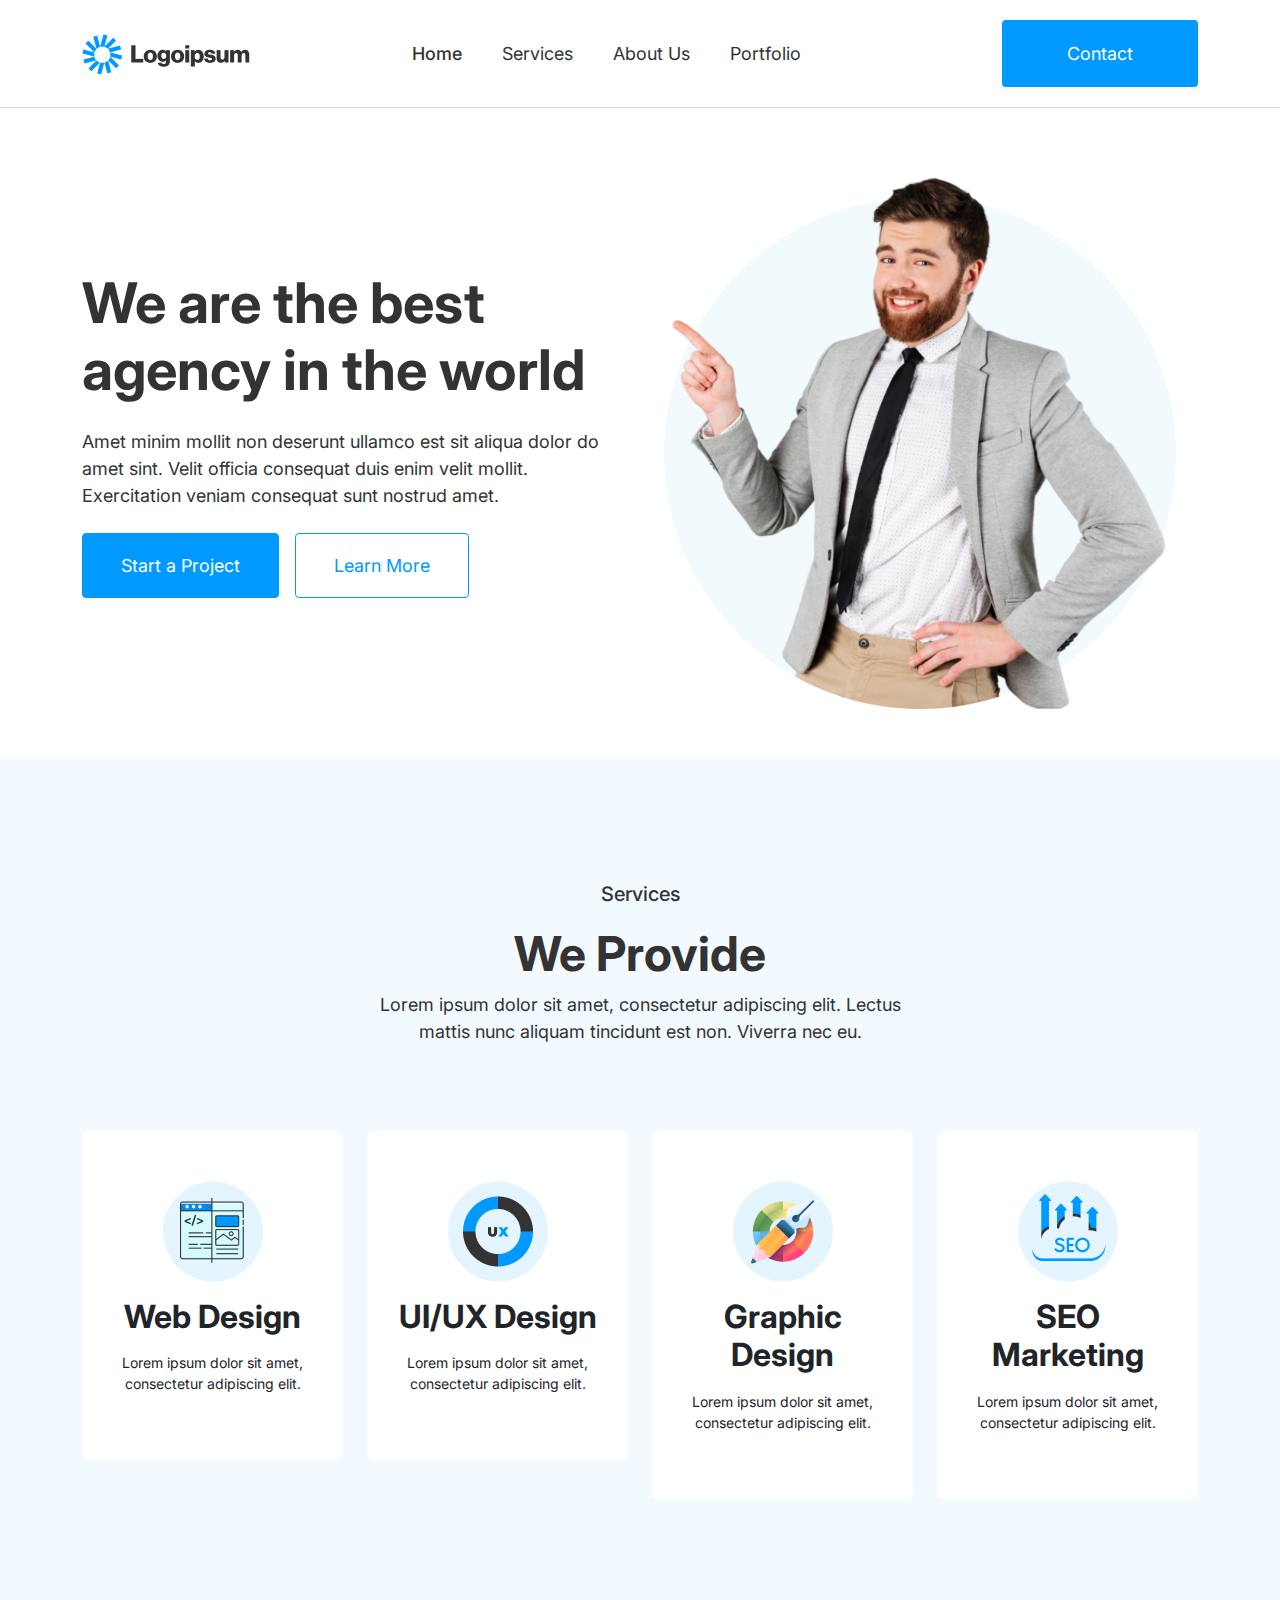
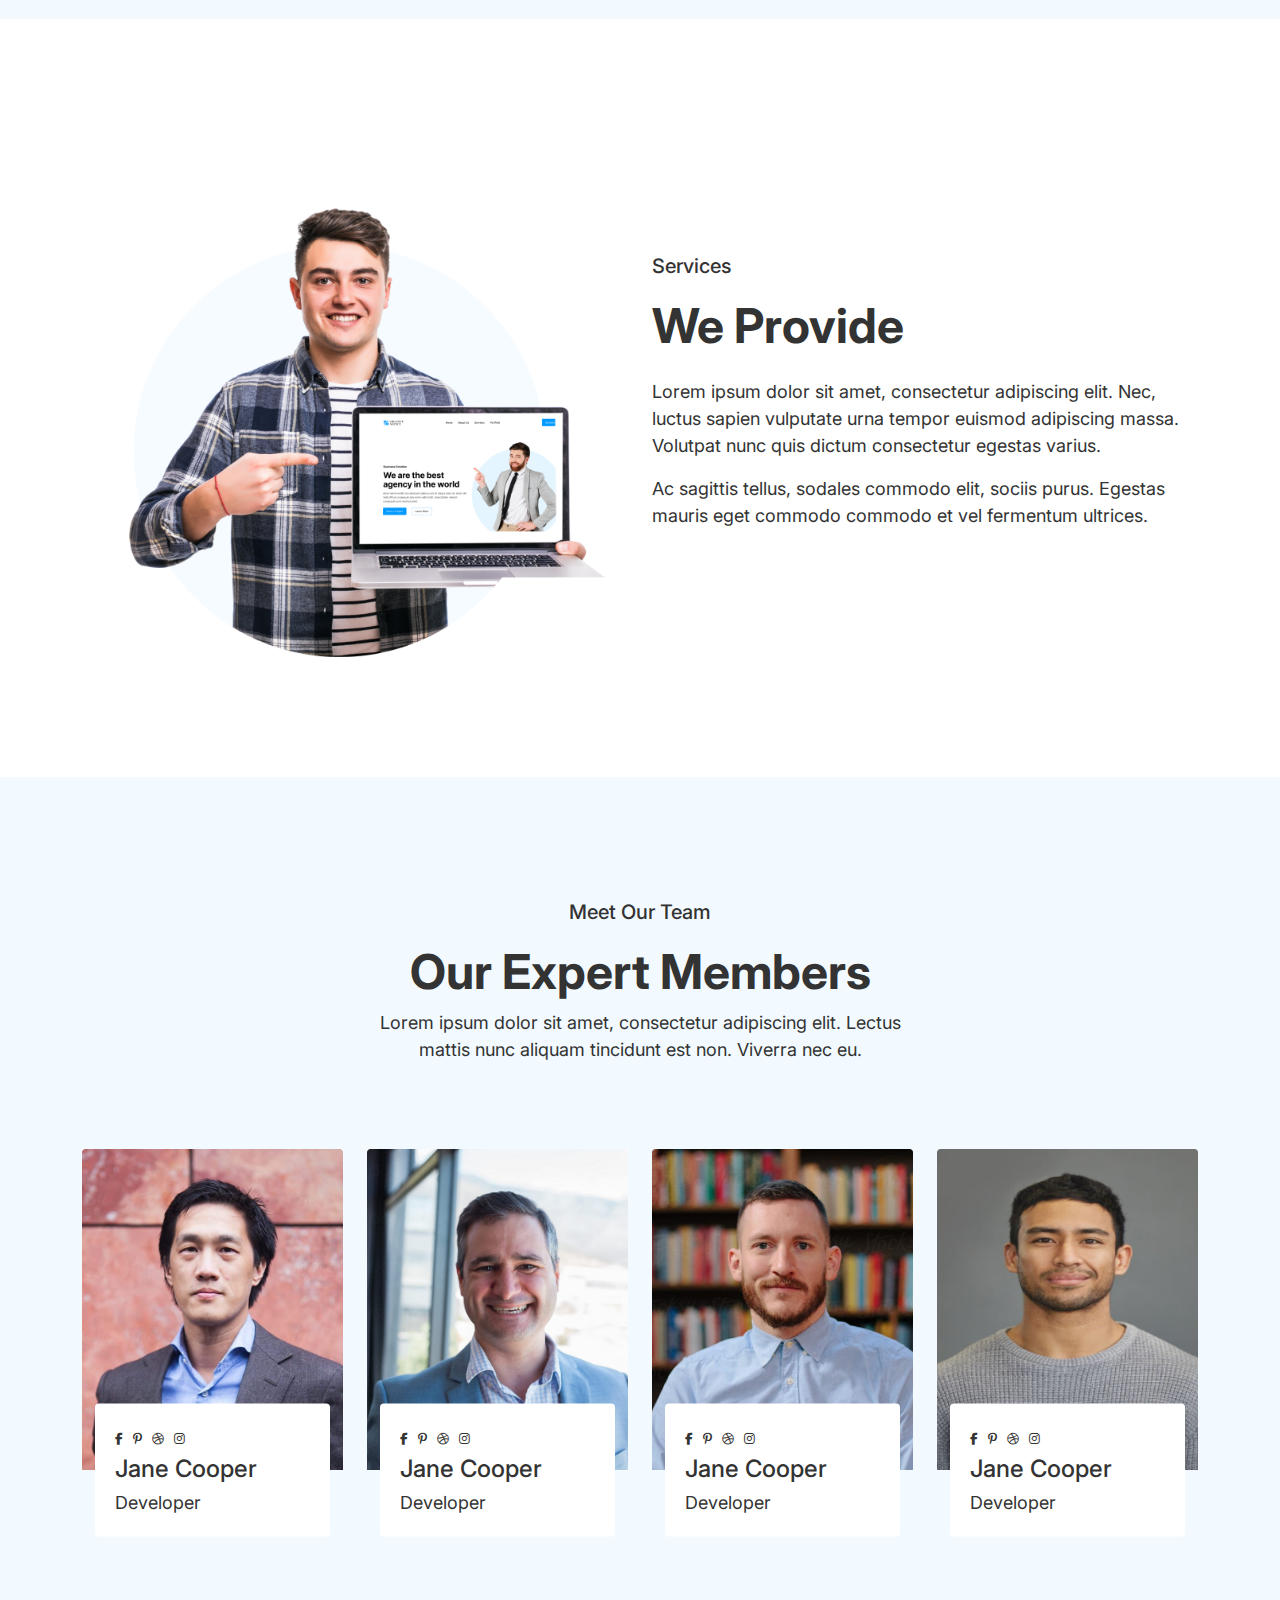
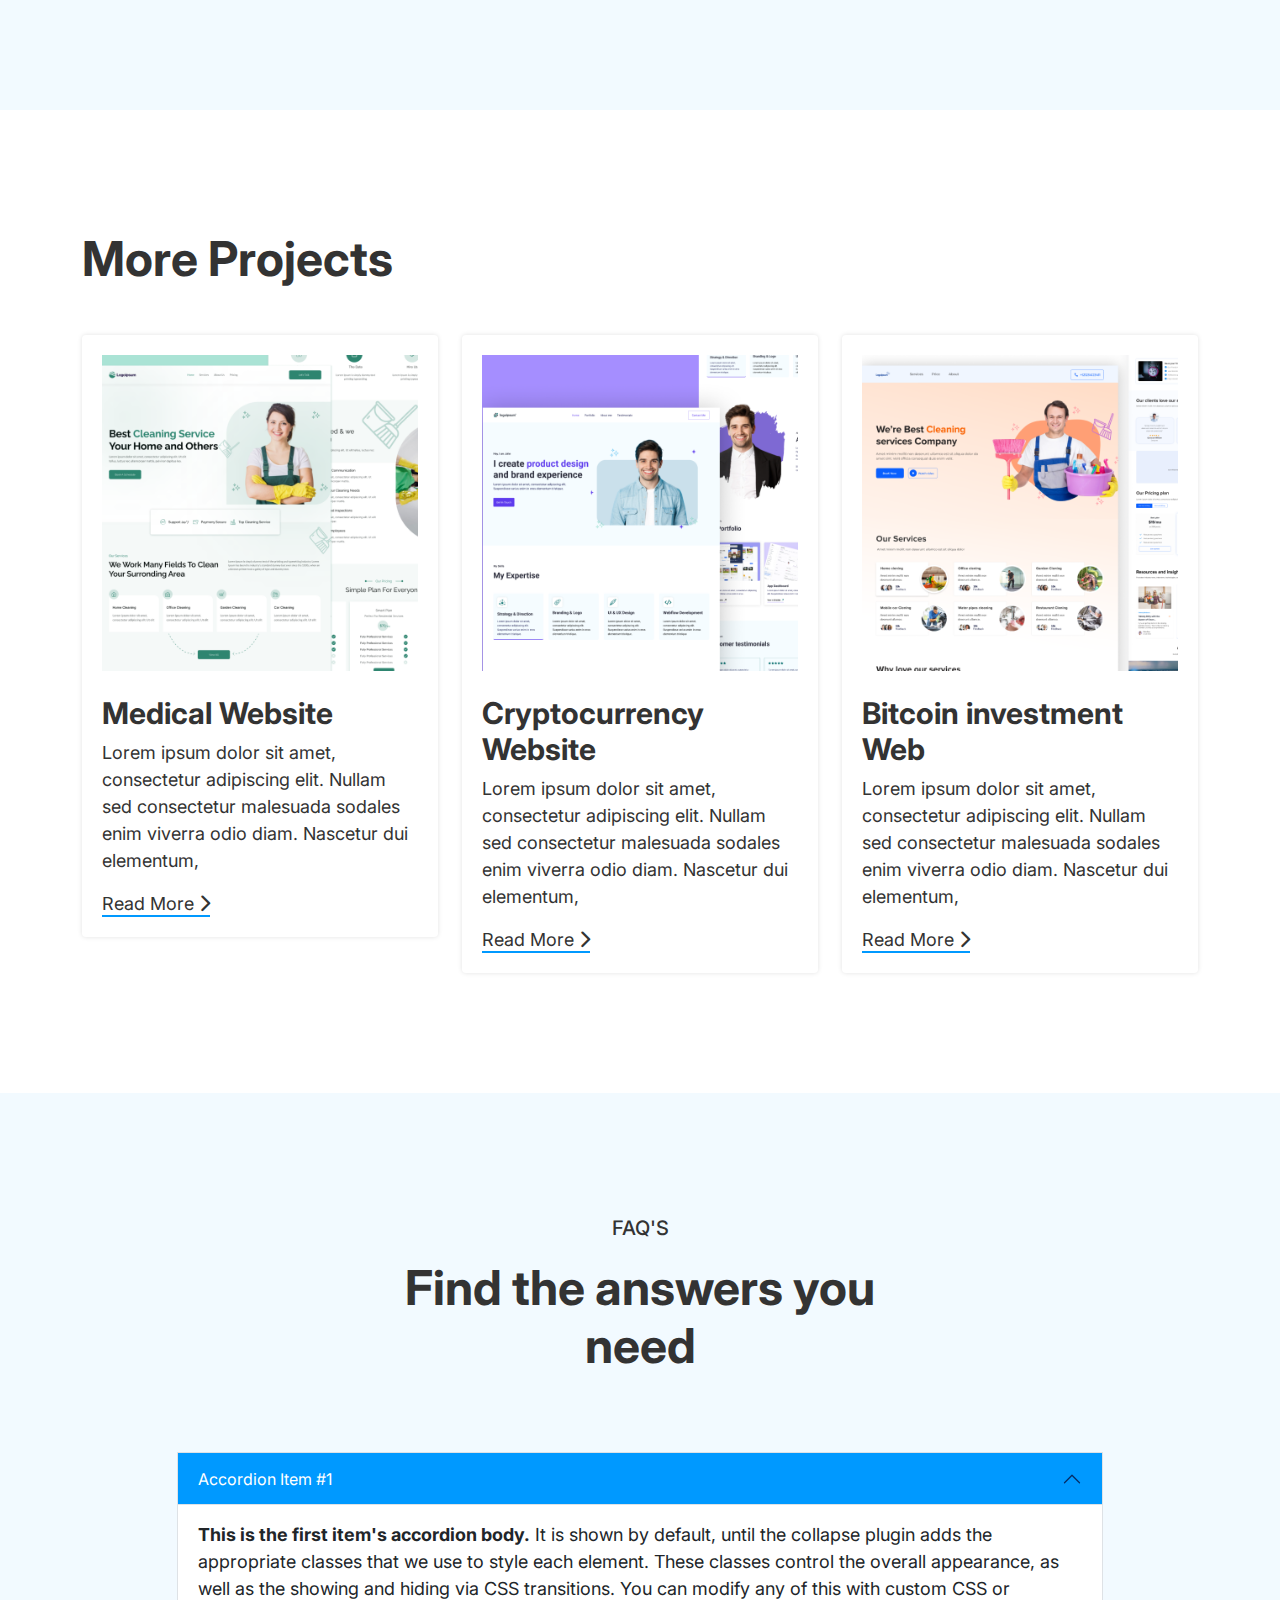
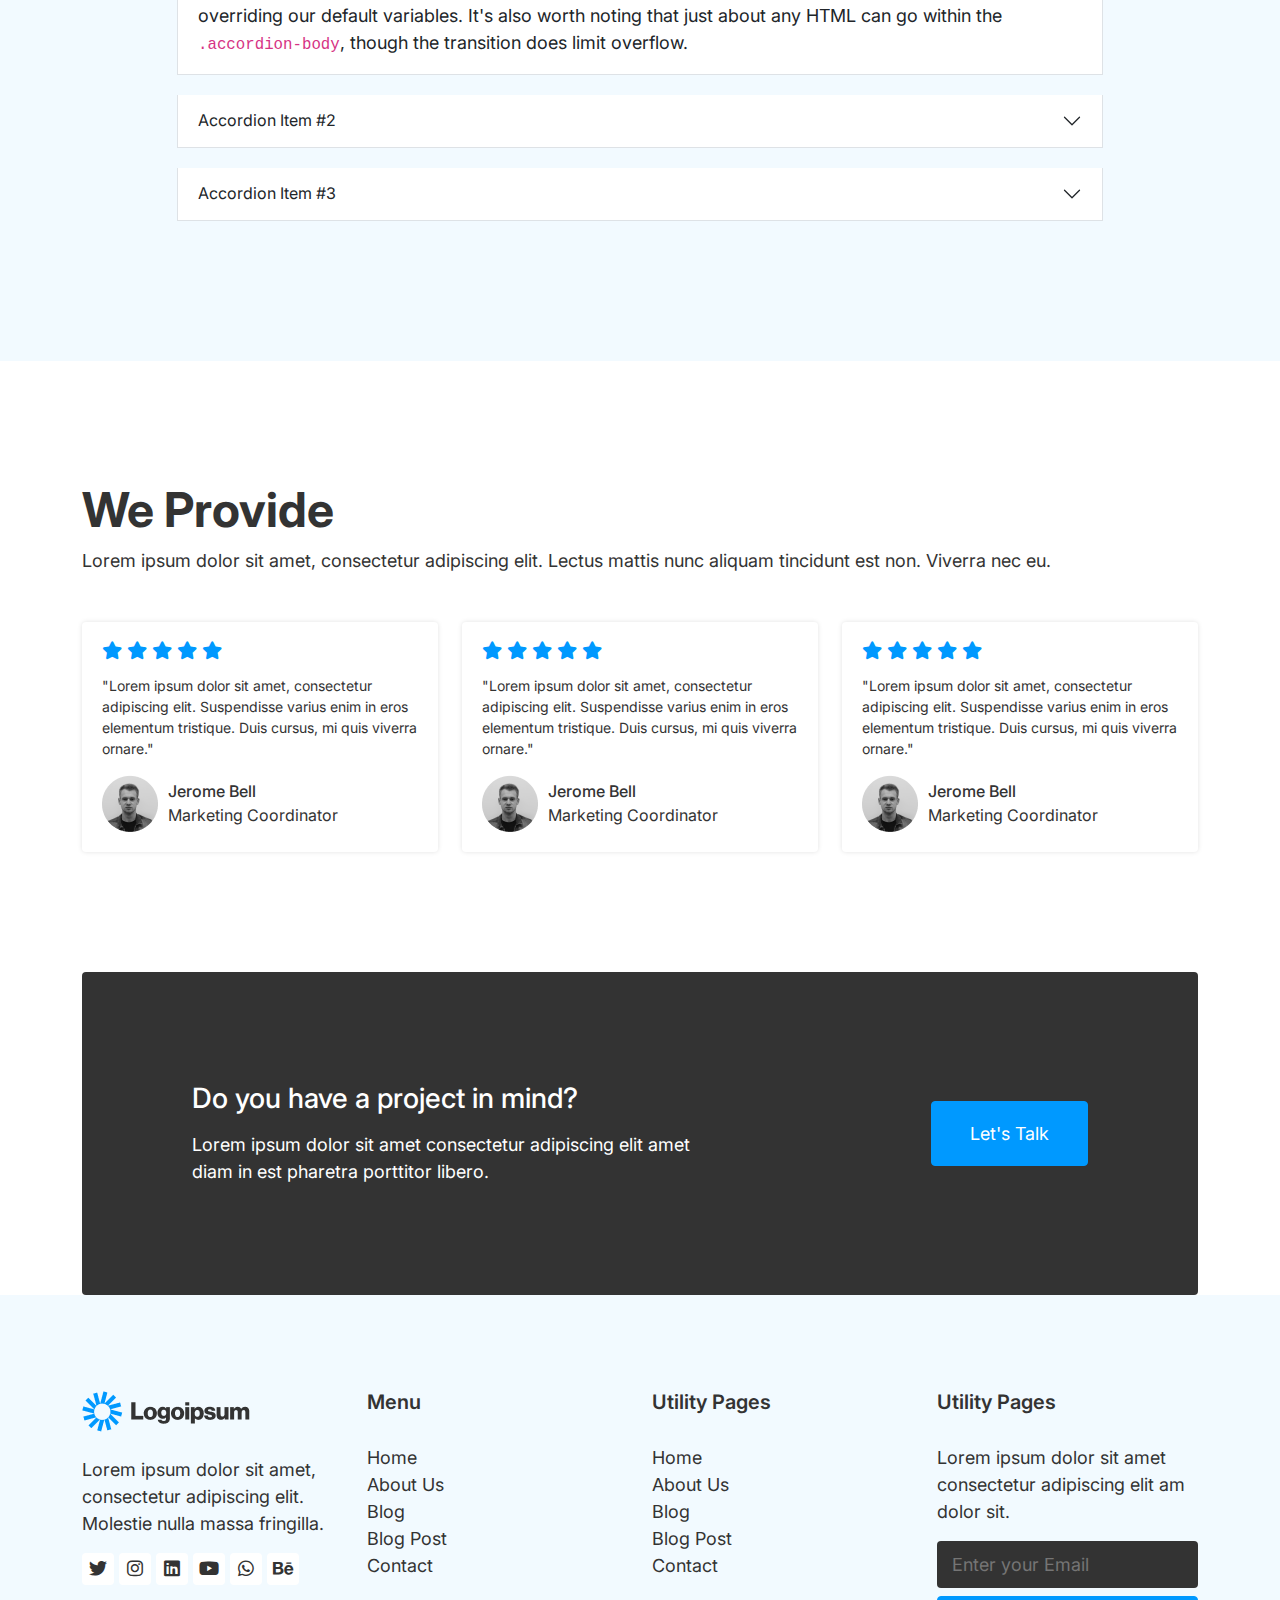
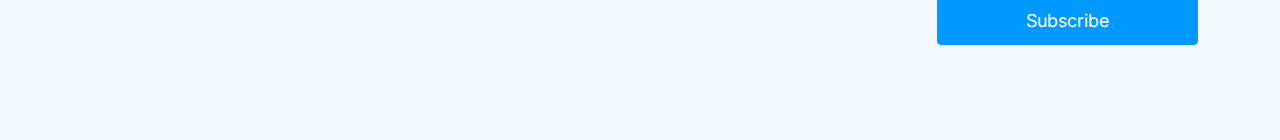
<file: index.html>
<!DOCTYPE html>
<html lang="en">

<head>
    <meta charset="UTF-8">
    <meta name="viewport" content="width=device-width, initial-scale=1.0">
    <title>Document</title>

    <!-- font awsome -->
    <link rel="stylesheet" href="assets/vendor/fontawesome/css/all.min.css">

    <!-- bootstrap -->
    <link rel="stylesheet" href="assets/vendor/bootstrap/css/bootstrap.min.css">

    <!-- main style -->
    <link rel="stylesheet" href="assets/css/style.css">
</head>

<body>

    <!-- menu area start -->
    <div class="menu">
        <div class="container">
            <div class="menu__container">
                <div class="logo">
                    <a href="#">
                        <img src="assets/images/logo.png" alt="">
                    </a>
                </div>

                <ul class="main-menu">
                    <li>
                        <a href="index.html" class="active">Home</a>
                    </li>
                    <li>
                        <a href="#">Services</a>
                    </li>
                    <li>
                        <a href="#">About Us</a>
                    </li>
                    <li>
                        <a href="portfolio.html">Portfolio</a>
                    </li>

                    <li>
                        <a href="contact.html" class="contact-btn m-d-show">Contact</a>
                    </li>
                </ul>

                <a href="contact.html" class="contact-btn m-d-none">Contact</a>

                <a href="#" class="menu-btn" id="menu_btn"><i class="fa-solid fa-bars"></i></a>

            </div>
        </div>
    </div>
    <!-- menu area end -->


    <!-- hero section start -->
    <div class="hero">
        <div class="container">
            <div class="hero__container">
                <div class="left-box">
                    <h1 class="heading-text mb-4">
                        We are the best agency in the world
                    </h1>
                    <p class="mb-4">Amet minim mollit non deserunt ullamco est sit aliqua dolor do amet sint. Velit
                        officia consequat duis enim velit mollit. Exercitation veniam consequat sunt nostrud amet.</p>

                    <div class="buttons">
                        <a href="#" class="primary-btn">Start a Project</a>
                        <a href="#" class="secondary-btn">Learn More</a>
                    </div>
                </div>

                <div class="right-box">
                    <img src="assets/images/hero-image.png" alt="">
                </div>
            </div>
        </div>
    </div>
    <!-- hero section end -->

    <!-- service section start -->
    <section class="service">
        <div class="container">
            <div class="heading">
                <div class="text-area">
                    <p class="title">Services</p>
                    <h2 class="sub-title">We Provide</h2>
                    <p>Lorem ipsum dolor sit amet, consectetur adipiscing elit. Lectus mattis nunc aliquam tincidunt est
                        non. Viverra nec eu.</p>
                </div>

            </div>

            <div class="row">
                <div class="col-lg-3 col-md-6 mb-m-20">
                    <div class="card">
                        <div class="card-body text-center">
                            <img class="mb-3" src="assets/images/web-design.png" alt="">
                            <h3 class="mb-3">Web Design</h3>
                            <p>Lorem ipsum dolor sit amet, consectetur adipiscing elit.</p>
                        </div>
                    </div>
                </div>

                <div class="col-lg-3 col-md-6 mb-m-20">
                    <div class="card">
                        <div class="card-body text-center">
                            <img class="mb-3" src="assets/images/ui-ux.png" alt="">
                            <h3 class="mb-3">UI/UX Design</h3>
                            <p>Lorem ipsum dolor sit amet, consectetur adipiscing elit.</p>
                        </div>
                    </div>
                </div>

                <div class="col-lg-3 col-md-6 mb-m-20">
                    <div class="card">
                        <div class="card-body text-center">
                            <img class="mb-3" src="assets/images/graphic-design.png" alt="">
                            <h3 class="mb-3">Graphic Design</h3>
                            <p>Lorem ipsum dolor sit amet, consectetur adipiscing elit.</p>
                        </div>
                    </div>
                </div>

                <div class="col-lg-3 col-md-6 mb-m-20">
                    <div class="card">
                        <div class="card-body text-center">
                            <img class="mb-3" src="assets/images/seo-marketing.png" alt="">
                            <h3 class="mb-3">SEO Marketing</h3>
                            <p>Lorem ipsum dolor sit amet, consectetur adipiscing elit.</p>
                        </div>
                    </div>
                </div>
            </div>
        </div>
    </section>
    <!-- service section end -->

    <!-- about us section start -->
    <section class="about-us">
        <div class="container">
            <div class="row">
                <div class="col-lg-6 mb-m-20">
                    <img class="w-100" src="assets/images/about-image.png" alt="">
                </div>
                <div class="col-lg-6 d-flex align-items-center">
                    <div class="text-area">
                        <p class="title">Services</p>
                        <h2 class="sub-title mb-4">We Provide</h2>
                        <p>Lorem ipsum dolor sit amet, consectetur adipiscing elit. Nec, luctus sapien vulputate urna
                            tempor euismod adipiscing massa. Volutpat nunc quis dictum consectetur egestas varius.</p>
                        <p> Ac sagittis tellus, sodales commodo elit, sociis purus. Egestas mauris eget commodo commodo
                            et vel fermentum ultrices.</p>
                    </div>
                </div>
            </div>
        </div>
    </section>
    <!-- about us section end -->


    <!-- team section start -->
    <section class="team">
        <div class="container">
            <div class="heading">
                <div class="text-area">
                    <p class="title">Meet Our Team</p>
                    <h2 class="sub-title">Our Expert Members </h2>
                    <p>Lorem ipsum dolor sit amet, consectetur adipiscing elit. Lectus mattis nunc aliquam tincidunt est
                        non. Viverra nec eu.</p>
                </div>
            </div>
            <div class="row extra-padding">
                <div class="col-lg-3 col-md-6 mb-m-50">
                    <div class="team-card">
                        <div class="team-img">
                            <img src="assets/images/team/team-1.jpg" alt="" class="w-100">
                            <div class="info-area">
                                <div class="social-icons">
                                    <a href="#">
                                        <i class="fa-brands fa-facebook-f"></i>
                                    </a>
                                    <a href="#">
                                        <i class="fa-brands fa-pinterest-p"></i>
                                    </a>
                                    <a href="#">
                                        <i class="fa-brands fa-dribbble"></i>
                                    </a>
                                    <a href="#">
                                        <i class="fa-brands fa-instagram"></i>
                                    </a>
                                </div>
                                <h4 class="name m-0">Jane Cooper</h4>
                                <p class="m-0">Developer</p>
                            </div>
                        </div>
                    </div>
                </div>
                <div class="col-lg-3 col-md-6 mb-m-50">
                    <div class="team-card">
                        <div class="team-img">
                            <img src="assets/images/team/team-2.jpg" alt="" class="w-100">
                            <div class="info-area">
                                <div class="social-icons">
                                    <a href="#">
                                        <i class="fa-brands fa-facebook-f"></i>
                                    </a>
                                    <a href="#">
                                        <i class="fa-brands fa-pinterest-p"></i>
                                    </a>
                                    <a href="#">
                                        <i class="fa-brands fa-dribbble"></i>
                                    </a>
                                    <a href="#">
                                        <i class="fa-brands fa-instagram"></i>
                                    </a>
                                </div>
                                <h4 class="name m-0">Jane Cooper</h4>
                                <p class="m-0">Developer</p>
                            </div>
                        </div>
                    </div>
                </div>
                <div class="col-lg-3 col-md-6 mb-m-50">
                    <div class="team-card">
                        <div class="team-img">
                            <img src="assets/images/team/team-3.png" alt="" class="w-100">
                            <div class="info-area">
                                <div class="social-icons">
                                    <a href="#">
                                        <i class="fa-brands fa-facebook-f"></i>
                                    </a>
                                    <a href="#">
                                        <i class="fa-brands fa-pinterest-p"></i>
                                    </a>
                                    <a href="#">
                                        <i class="fa-brands fa-dribbble"></i>
                                    </a>
                                    <a href="#">
                                        <i class="fa-brands fa-instagram"></i>
                                    </a>
                                </div>
                                <h4 class="name m-0">Jane Cooper</h4>
                                <p class="m-0">Developer</p>
                            </div>
                        </div>
                    </div>
                </div>
                <div class="col-lg-3 col-md-6 mb-m-50">
                    <div class="team-card">
                        <div class="team-img">
                            <img src="assets/images/team/team-4.png" alt="" class="w-100">
                            <div class="info-area">
                                <div class="social-icons">
                                    <a href="#">
                                        <i class="fa-brands fa-facebook-f"></i>
                                    </a>
                                    <a href="#">
                                        <i class="fa-brands fa-pinterest-p"></i>
                                    </a>
                                    <a href="#">
                                        <i class="fa-brands fa-dribbble"></i>
                                    </a>
                                    <a href="#">
                                        <i class="fa-brands fa-instagram"></i>
                                    </a>
                                </div>
                                <h4 class="name m-0">Jane Cooper</h4>
                                <p class="m-0">Developer</p>
                            </div>
                        </div>
                    </div>
                </div>
            </div>

        </div>
    </section>
    <!-- team section end -->

    <!-- project section start -->
    <section class="project">
        <div class="container">
            <div class="text-area">
                <h2 class="sub-title mb-5">More Projects</h2>
            </div>

            <div class="row">
                <div class="col-lg-4 col-md-6 mb-m-20">
                    <div class="project-card">
                        <img src="assets/images/projects/project-1.png" alt="" class="w-100 mb-4">
                        <h3>Medical Website</h3>
                        <p>Lorem ipsum dolor sit amet, consectetur adipiscing elit. Nullam sed consectetur malesuada
                            sodales enim viverra odio diam. Nascetur dui elementum, </p>
                        <a href="#" class="link">Read More <i class="fa-solid fa-chevron-right"></i></a>
                    </div>
                </div>
                <div class="col-lg-4 col-md-6 mb-m-20">
                    <div class="project-card">
                        <img src="assets/images/projects/project-2.png" alt="" class="w-100 mb-4">
                        <h3>Cryptocurrency Website</h3>
                        <p>Lorem ipsum dolor sit amet, consectetur adipiscing elit. Nullam sed consectetur malesuada
                            sodales enim viverra odio diam. Nascetur dui elementum, </p>
                        <a href="#" class="link">Read More <i class="fa-solid fa-chevron-right"></i></a>
                    </div>
                </div>
                <div class="col-lg-4 col-md-6 mb-m-20">
                    <div class="project-card">
                        <img src="assets/images/projects/project-3.png" alt="" class="w-100 mb-4">
                        <h3>Bitcoin investment Web</h3>
                        <p>Lorem ipsum dolor sit amet, consectetur adipiscing elit. Nullam sed consectetur malesuada
                            sodales enim viverra odio diam. Nascetur dui elementum, </p>
                        <a href="#" class="link">Read More <i class="fa-solid fa-chevron-right"></i></a>
                    </div>
                </div>
            </div>
        </div>
    </section>
    <!-- project section start -->

    <!-- faq section start-->
    <section class="faq">
        <div class="container">
            <div class="heading">
                <div class="text-area">
                    <p class="title">FAQ'S</p>
                    <h2 class="sub-title">Find the answers you need </h2>
                </div>
            </div>

            <div class="row justify-content-center">
                <div class="col-lg-10">
                    <div class="accordion" id="accordionExample">
                        <div class="accordion-item">
                            <h2 class="accordion-header">
                                <button class="accordion-button" type="button" data-bs-toggle="collapse"
                                    data-bs-target="#collapseOne" aria-expanded="true" aria-controls="collapseOne">
                                    Accordion Item #1
                                </button>
                            </h2>
                            <div id="collapseOne" class="accordion-collapse collapse show"
                                data-bs-parent="#accordionExample">
                                <div class="accordion-body">
                                    <strong>This is the first item's accordion body.</strong> It is shown by default,
                                    until the collapse plugin adds the appropriate classes that we use to style each
                                    element. These classes control the overall appearance, as well as the showing and
                                    hiding via CSS transitions. You can modify any of this with custom CSS or overriding
                                    our default variables. It's also worth noting that just about any HTML can go within
                                    the <code>.accordion-body</code>, though the transition does limit overflow.
                                </div>
                            </div>
                        </div>
                        <div class="accordion-item">
                            <h2 class="accordion-header">
                                <button class="accordion-button collapsed" type="button" data-bs-toggle="collapse"
                                    data-bs-target="#collapseTwo" aria-expanded="false" aria-controls="collapseTwo">
                                    Accordion Item #2
                                </button>
                            </h2>
                            <div id="collapseTwo" class="accordion-collapse collapse"
                                data-bs-parent="#accordionExample">
                                <div class="accordion-body">
                                    <strong>This is the second item's accordion body.</strong> It is hidden by default,
                                    until the collapse plugin adds the appropriate classes that we use to style each
                                    element. These classes control the overall appearance, as well as the showing and
                                    hiding via CSS transitions. You can modify any of this with custom CSS or overriding
                                    our default variables. It's also worth noting that just about any HTML can go within
                                    the <code>.accordion-body</code>, though the transition does limit overflow.
                                </div>
                            </div>
                        </div>
                        <div class="accordion-item">
                            <h2 class="accordion-header">
                                <button class="accordion-button collapsed" type="button" data-bs-toggle="collapse"
                                    data-bs-target="#collapseThree" aria-expanded="false" aria-controls="collapseThree">
                                    Accordion Item #3
                                </button>
                            </h2>
                            <div id="collapseThree" class="accordion-collapse collapse"
                                data-bs-parent="#accordionExample">
                                <div class="accordion-body">
                                    <strong>This is the third item's accordion body.</strong> It is hidden by default,
                                    until the collapse plugin adds the appropriate classes that we use to style each
                                    element. These classes control the overall appearance, as well as the showing and
                                    hiding via CSS transitions. You can modify any of this with custom CSS or overriding
                                    our default variables. It's also worth noting that just about any HTML can go within
                                    the <code>.accordion-body</code>, though the transition does limit overflow.
                                </div>
                            </div>
                        </div>
                    </div>
                </div>
            </div>
        </div>
    </section>
    <!-- faq section end-->


    <!-- testimonial section start -->
    <section class="testimonial">
        <div class="container">
            <div class="mb-5">
                <div class="text-area">
                    <h2 class="sub-title">We Provide</h2>
                    <p>Lorem ipsum dolor sit amet, consectetur adipiscing elit. Lectus mattis nunc aliquam tincidunt est
                        non. Viverra nec eu.</p>
                </div>
            </div>

            <div class="row">
                <div class="col-lg-4 col-md-6 mb-m-20">
                    <div class="project-card">
                        <div class="star">
                            <i class="fa-solid fa-star"></i>
                            <i class="fa-solid fa-star"></i>
                            <i class="fa-solid fa-star"></i>
                            <i class="fa-solid fa-star"></i>
                            <i class="fa-solid fa-star"></i>
                        </div>
                        <p class="quote">"Lorem ipsum dolor sit amet, consectetur adipiscing elit. Suspendisse varius
                            enim in eros
                            elementum tristique. Duis cursus, mi quis viverra ornare."</p>
                        <div class="author">
                            <div class="author-img">
                                <img src="assets/images/testimonial/avatar-image.png" alt="">
                            </div>
                            <div class="info">
                                <p class="name m-0">Jerome Bell</p>
                                <p class="m-0">Marketing Coordinator</p>
                            </div>
                        </div>
                    </div>
                </div>
                <div class="col-lg-4 col-md-6 mb-m-20">
                    <div class="project-card">
                        <div class="star">
                            <i class="fa-solid fa-star"></i>
                            <i class="fa-solid fa-star"></i>
                            <i class="fa-solid fa-star"></i>
                            <i class="fa-solid fa-star"></i>
                            <i class="fa-solid fa-star"></i>
                        </div>
                        <p class="quote">"Lorem ipsum dolor sit amet, consectetur adipiscing elit. Suspendisse varius
                            enim in eros
                            elementum tristique. Duis cursus, mi quis viverra ornare."</p>
                        <div class="author">
                            <div class="author-img">
                                <img src="assets/images/testimonial/avatar-image.png" alt="">
                            </div>
                            <div class="info">
                                <p class="name m-0">Jerome Bell</p>
                                <p class="m-0">Marketing Coordinator</p>
                            </div>
                        </div>
                    </div>
                </div>
                <div class="col-lg-4 col-md-6 mb-m-20">
                    <div class="project-card">
                        <div class="star">
                            <i class="fa-solid fa-star"></i>
                            <i class="fa-solid fa-star"></i>
                            <i class="fa-solid fa-star"></i>
                            <i class="fa-solid fa-star"></i>
                            <i class="fa-solid fa-star"></i>
                        </div>
                        <p class="quote">"Lorem ipsum dolor sit amet, consectetur adipiscing elit. Suspendisse varius
                            enim in eros
                            elementum tristique. Duis cursus, mi quis viverra ornare."</p>
                        <div class="author">
                            <div class="author-img">
                                <img src="assets/images/testimonial/avatar-image.png" alt="">
                            </div>
                            <div class="info">
                                <p class="name m-0">Jerome Bell</p>
                                <p class="m-0">Marketing Coordinator</p>
                            </div>
                        </div>
                    </div>
                </div>
            </div>
        </div>
    </section>
    <!-- testimonial section end -->

    <!-- cta section start -->
    <div class="cta">
        <div class="container">
            <div class="cta__container">
                <div class="text">
                    <h3 class="mb-3">Do you have a project in mind?</h3>
                    <p class="m-0">Lorem ipsum dolor sit amet consectetur adipiscing elit amet diam in est pharetra
                        porttitor libero.</p>
                </div>
                <div class="button">
                    <a href="#" class="primary-btn">Let's Talk</a>
                </div>
            </div>
        </div>
    </div>
    <!-- cta section end -->

    <!-- footer sectin start -->
    <div class="footer">
        <div class="container">
            <div class="row">
                <div class="col-lg-3 col-md-6 mb-m-20">
                    <div class="logo mb-4">
                        <img src="assets/images/logo.png" alt="">
                    </div>
                    <p>Lorem ipsum dolor sit amet, consectetur adipiscing elit. Molestie nulla massa fringilla. </p>
                    <div class="socials">
                        <a href="#"><i class="fa-brands fa-twitter"></i></a>
                        <a href="#"><i class="fa-brands fa-instagram"></i></a>
                        <a href="#"><i class="fa-brands fa-linkedin"></i></a>
                        <a href="#"><i class="fa-brands fa-youtube"></i></a>
                        <a href="#"><i class="fa-brands fa-whatsapp"></i></a>
                        <a href="#"><i class="fa-brands fa-behance"></i></a>
                    </div>
                </div>

                <div class="col-lg-3 col-md-6 mb-m-20">
                    <h4 class="widget-title">Menu</h4>
                    <ul class="footer-menu">
                        <li><a href="#">Home</a></li>
                        <li><a href="#">About Us</a></li>
                        <li><a href="#">Blog</a></li>
                        <li><a href="#">Blog Post</a></li>
                        <li><a href="#">Contact</a></li>
                    </ul>
                </div>
                <div class="col-lg-3 col-md-6 mb-m-20">
                    <h4 class="widget-title">Utility Pages</h4>
                    <ul class="footer-menu">
                        <li><a href="#">Home</a></li>
                        <li><a href="#">About Us</a></li>
                        <li><a href="#">Blog</a></li>
                        <li><a href="#">Blog Post</a></li>
                        <li><a href="#">Contact</a></li>
                    </ul>
                </div>
                <div class="col-lg-3 col-md-6 mb-m-20">
                    <h4 class="widget-title">Utility Pages</h4>
                    <p>Lorem ipsum dolor sit amet consectetur adipiscing elit am dolor sit.</p>
                    <div class="subcribe-form">
                        <input type="email" name="" id="" placeholder="Enter your Email">
                        <button class="subcribe-btn mt-2">Subscribe</button>
                    </div>
                </div>
            </div>
        </div>
    </div>
    <!-- footer sectin end -->



    <script src="assets/js/jquery-3.7.1.min.js"></script>
    <script src="assets/vendor/bootstrap/js/bootstrap.min.js"></script>
    <script src="assets/js/main.js"></script>
</body>

</html>
</file>
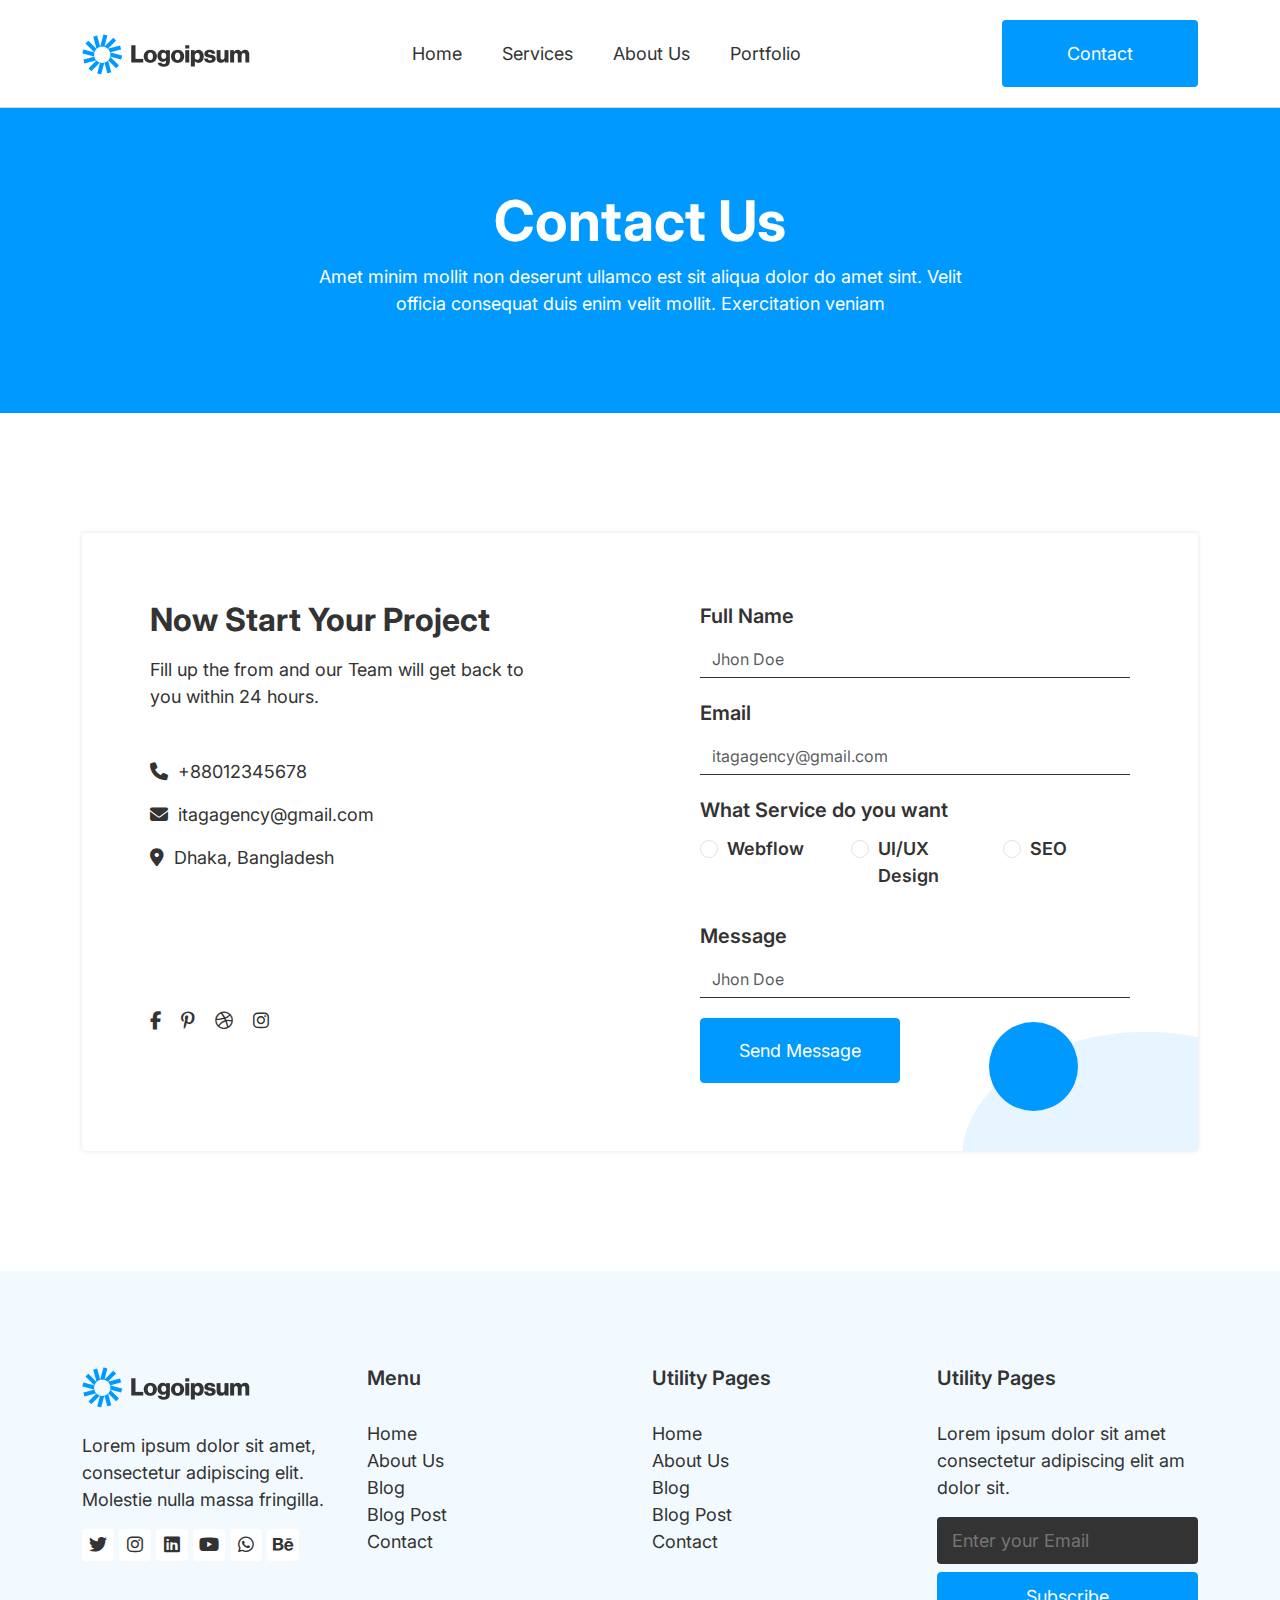
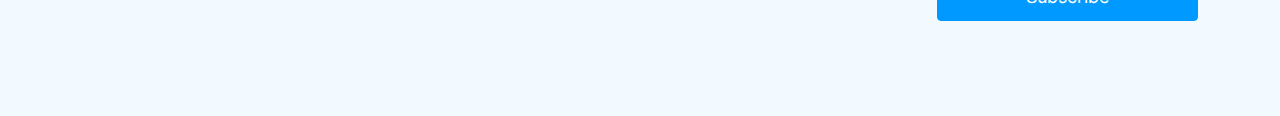
<file: contact.html>
<!DOCTYPE html>
<html lang="en">

<head>
    <meta charset="UTF-8">
    <meta name="viewport" content="width=device-width, initial-scale=1.0">
    <title>Document</title>

    <!-- font awsome -->
    <link rel="stylesheet" href="assets/vendor/fontawesome/css/all.min.css">

    <!-- bootstrap -->
    <link rel="stylesheet" href="assets/vendor/bootstrap/css/bootstrap.min.css">

    <!-- main style -->
    <link rel="stylesheet" href="assets/css/style.css">
</head>

<body>

    <!-- menu area start -->
    <div class="menu">
        <div class="container">
            <div class="menu__container">
                <div class="logo">
                    <a href="#">
                        <img src="assets/images/logo.png" alt="">
                    </a>
                </div>

                <ul class="main-menu">
                    <li>
                        <a href="index.html">Home</a>
                    </li>
                    <li>
                        <a href="#">Services</a>
                    </li>
                    <li>
                        <a href="#">About Us</a>
                    </li>
                    <li>
                        <a href="portfolio.html">Portfolio</a>
                    </li>

                    <li>
                        <a href="contact.html" class="contact-btn m-d-show">Contact</a>
                    </li>
                </ul>

                <a href="contact.html" class="contact-btn m-d-none">Contact</a>

                <a href="#" class="menu-btn" id="menu_btn"><i class="fa-solid fa-bars"></i></a>

            </div>
        </div>
    </div>
    <!-- menu area end -->

    <!-- banner section start -->
    <div class="banner">
        <div class="container">
            <div class="banner__container">
                <div class="text-area">
                    <h1 class="heading-text"> Contact Us</h1>
                    <p>Amet minim mollit non deserunt ullamco est sit aliqua dolor do amet sint. Velit officia consequat
                        duis enim velit mollit. Exercitation veniam </p>
                </div>
            </div>
        </div>
    </div>
    <!-- banner section end -->

    <!-- contact section start -->
    <section class="contact">
        <div class="container">

            <div class="project-card">
                <div class="row">
                    <div class="col-lg-6">
                        <div class="p-5">
                            <h3 class="mb-3">Now Start Your Project</h3>
                            <p>Fill up the from and our Team will get back to<br> you within 24 hours.</p>

                            <ul class="contact-info mt-5">
                                <li>
                                    <div class="icon">
                                        <i class="fa-solid fa-phone"></i>
                                    </div>
                                    <p>+88012345678</p>
                                </li>
                                <li>
                                    <div class="icon">
                                        <i class="fa-solid fa-envelope"></i>
                                    </div>
                                    <p>itagagency@gmail.com</p>
                                </li>
                                <li>
                                    <div class="icon">
                                        <i class="fa-solid fa-location-dot"></i>
                                    </div>
                                    <p>Dhaka, Bangladesh</p>
                                </li>
                            </ul>

                            <div class="social-icons">
                                <a href="#">
                                    <i class="fa-brands fa-facebook-f"></i>
                                </a>
                                <a href="#">
                                    <i class="fa-brands fa-pinterest-p"></i>
                                </a>
                                <a href="#">
                                    <i class="fa-brands fa-dribbble"></i>
                                </a>
                                <a href="#">
                                    <i class="fa-brands fa-instagram"></i>
                                </a>
                            </div>
                        </div>
                    </div>

                    <div class="col-lg-6">
                        <div class="p-5 mb-m-50">
                            <form action="">
                                <div class="form-group">
                                    <label for="">Full Name</label>
                                    <input type="text" class="form-control" name="" id="" placeholder="Jhon Doe">
                                </div>
                                <div class="form-group">
                                    <label for="">Email</label>
                                    <input type="email" class="form-control" name="" id=""
                                        placeholder="itagagency@gmail.com">
                                </div>

                                <div class="form-group">
                                    <label for="">What Service do you want</label>

                                    <div class="row">
                                        <div class="col-lg-4">
                                            <div class="form-check">
                                                <input class="form-check-input" type="radio" name="service"
                                                    id="webflow">
                                                <label class="form-check-label" for="webflow">
                                                    Webflow
                                                </label>
                                            </div>
                                        </div>

                                        <div class="col-lg-4">
                                            <div class="form-check">
                                                <input class="form-check-input" type="radio" name="service" id="ui_ux">
                                                <label class="form-check-label" for="ui_ux">
                                                    UI/UX Design
                                                </label>
                                            </div>
                                        </div>

                                        <div class="col-lg-4">
                                            <div class="form-check">
                                                <input class="form-check-input" type="radio" name="service" id="seo">
                                                <label class="form-check-label" for="seo">
                                                    SEO
                                                </label>
                                            </div>
                                        </div>

                                    </div>

                                </div>

                                <div class="form-group">
                                    <label for="">Message</label>
                                    <input type="text" class="form-control" name="" id="" placeholder="Jhon Doe">
                                </div>

                                <button class="primary-btn" type="submit">Send Message</button>


                            </form>
                        </div>
                    </div>
                </div>

                <img src="assets/images/ellipse-3.png" alt="" class="ellipse">
            </div>

        </div>
    </section>
    <!-- contact section end -->


    <!-- footer sectin start -->
    <div class="footer">
        <div class="container">
            <div class="row">
                <div class="col-lg-3 col-md-6 mb-m-20">
                    <div class="logo mb-4">
                        <img src="assets/images/logo.png" alt="">
                    </div>
                    <p>Lorem ipsum dolor sit amet, consectetur adipiscing elit. Molestie nulla massa fringilla. </p>
                    <div class="socials">
                        <a href="#"><i class="fa-brands fa-twitter"></i></a>
                        <a href="#"><i class="fa-brands fa-instagram"></i></a>
                        <a href="#"><i class="fa-brands fa-linkedin"></i></a>
                        <a href="#"><i class="fa-brands fa-youtube"></i></a>
                        <a href="#"><i class="fa-brands fa-whatsapp"></i></a>
                        <a href="#"><i class="fa-brands fa-behance"></i></a>
                    </div>
                </div>

                <div class="col-lg-3 col-md-6 mb-m-20">
                    <h4 class="widget-title">Menu</h4>
                    <ul class="footer-menu">
                        <li><a href="#">Home</a></li>
                        <li><a href="#">About Us</a></li>
                        <li><a href="#">Blog</a></li>
                        <li><a href="#">Blog Post</a></li>
                        <li><a href="#">Contact</a></li>
                    </ul>
                </div>
                <div class="col-lg-3 col-md-6 mb-m-20">
                    <h4 class="widget-title">Utility Pages</h4>
                    <ul class="footer-menu">
                        <li><a href="#">Home</a></li>
                        <li><a href="#">About Us</a></li>
                        <li><a href="#">Blog</a></li>
                        <li><a href="#">Blog Post</a></li>
                        <li><a href="#">Contact</a></li>
                    </ul>
                </div>
                <div class="col-lg-3 col-md-6 mb-m-20">
                    <h4 class="widget-title">Utility Pages</h4>
                    <p>Lorem ipsum dolor sit amet consectetur adipiscing elit am dolor sit.</p>
                    <div class="subcribe-form">
                        <input type="email" name="" id="" placeholder="Enter your Email">
                        <button class="subcribe-btn mt-2">Subscribe</button>
                    </div>
                </div>
            </div>
        </div>
    </div>
    <!-- footer sectin end -->



    <script src="assets/js/jquery-3.7.1.min.js"></script>
    <script src="assets/vendor/bootstrap/js/bootstrap.min.js"></script>
    <script src="assets/js/main.js"></script>
</body>

</html>
</file>
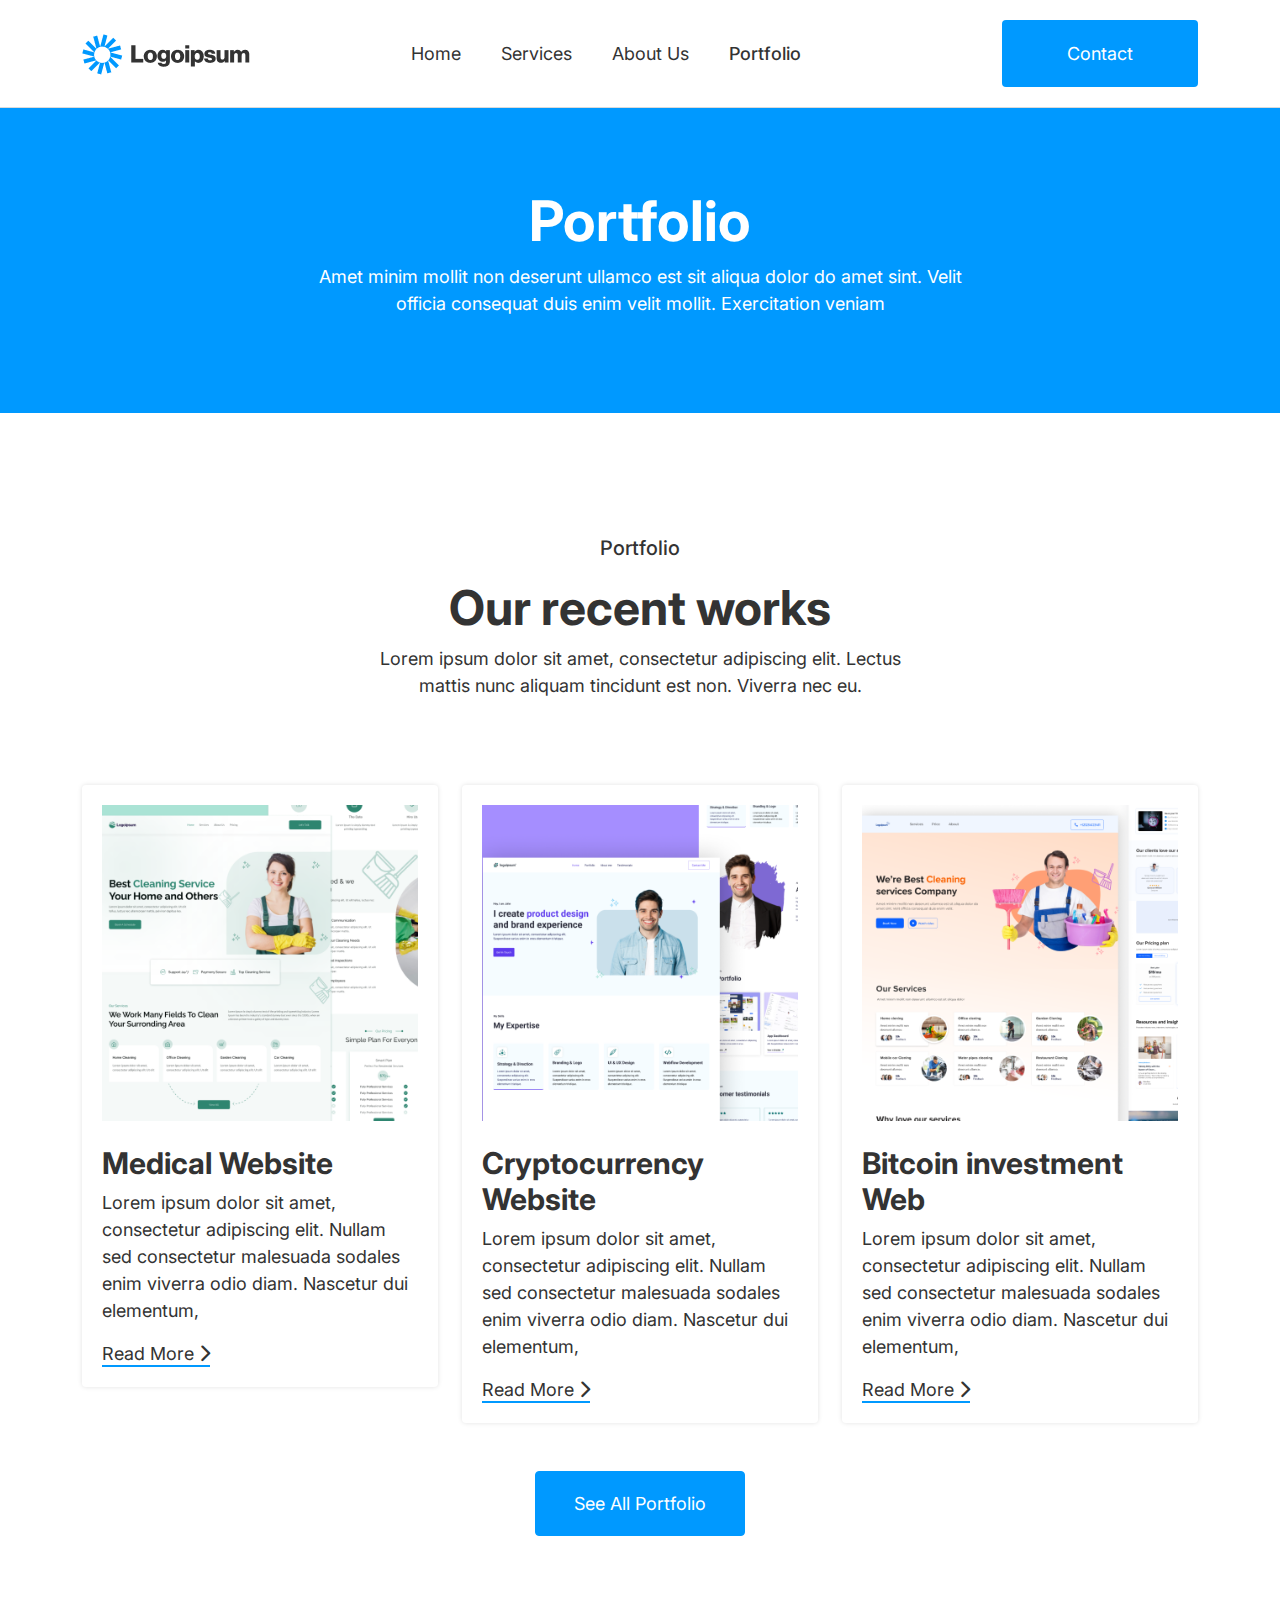
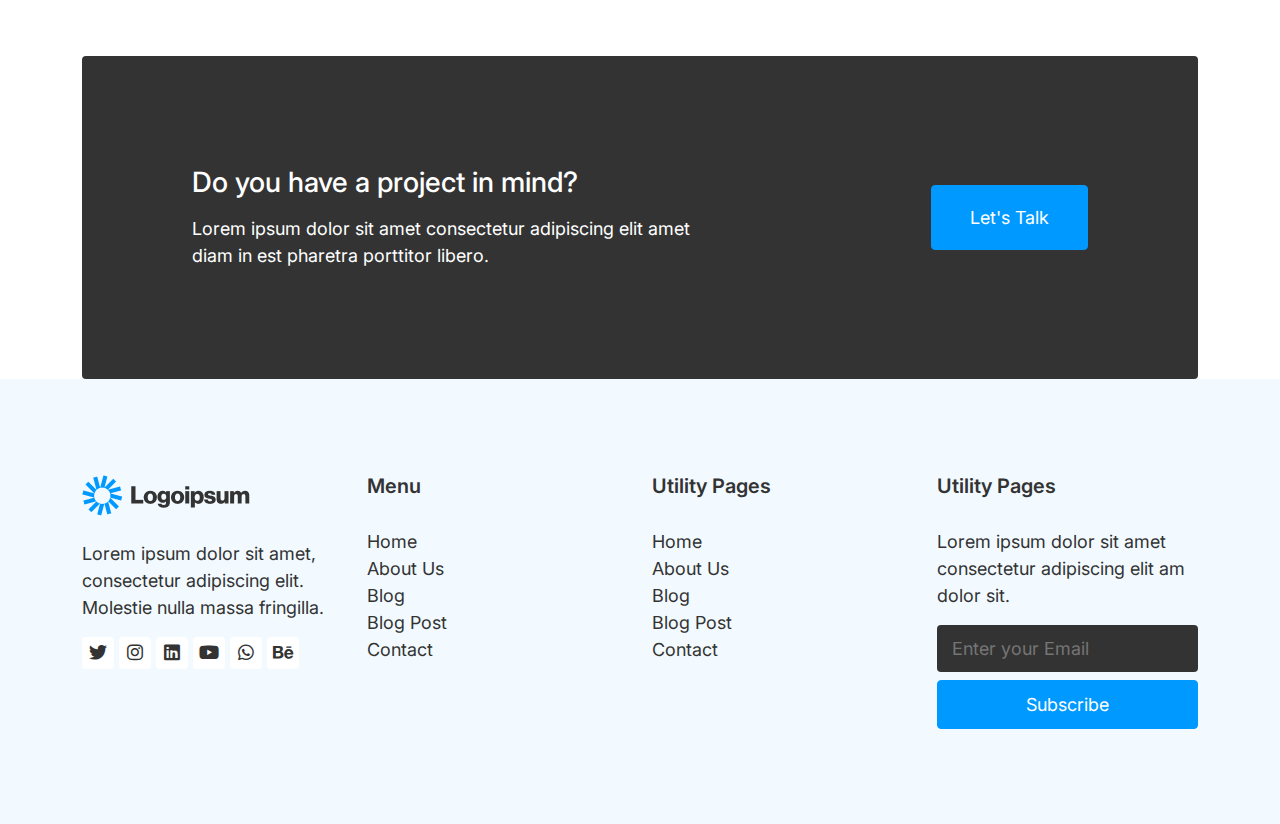
<file: portfolio.html>
<!DOCTYPE html>
<html lang="en">

<head>
    <meta charset="UTF-8">
    <meta name="viewport" content="width=device-width, initial-scale=1.0">
    <title>Document</title>

    <!-- font awsome -->
    <link rel="stylesheet" href="assets/vendor/fontawesome/css/all.min.css">

    <!-- bootstrap -->
    <link rel="stylesheet" href="assets/vendor/bootstrap/css/bootstrap.min.css">

    <!-- main style -->
    <link rel="stylesheet" href="assets/css/style.css">
</head>

<body>

    <!-- menu area start -->
    <div class="menu">
        <div class="container">
            <div class="menu__container">
                <div class="logo">
                    <a href="#">
                        <img src="assets/images/logo.png" alt="">
                    </a>
                </div>

                <ul class="main-menu">
                    <li>
                        <a href="index.html">Home</a>
                    </li>
                    <li>
                        <a href="#">Services</a>
                    </li>
                    <li>
                        <a href="#">About Us</a>
                    </li>
                    <li>
                        <a href="portfolio.html" class="active">Portfolio</a>
                    </li>

                    <li>
                        <a href="contact.html" class="contact-btn m-d-show">Contact</a>
                    </li>
                </ul>

                <a href="contact.html" class="contact-btn m-d-none">Contact</a>

                <a href="#" class="menu-btn" id="menu_btn"><i class="fa-solid fa-bars"></i></a>

            </div>
        </div>
    </div>
    <!-- menu area end -->

    <!-- banner section start -->
    <div class="banner">
        <div class="container">
            <div class="banner__container">
                <div class="text-area">
                    <h1 class="heading-text"> Portfolio</h1>
                    <p>Amet minim mollit non deserunt ullamco est sit aliqua dolor do amet sint. Velit officia consequat
                        duis enim velit mollit. Exercitation veniam </p>
                </div>
            </div>
        </div>
    </div>
    <!-- banner section end -->



    <!-- project section start -->
    <section class="project">
        <div class="container">
            <div class="heading">
                <div class="text-area">
                    <p class="title">Portfolio</p>
                    <h2 class="sub-title">Our recent works</h2>
                    <p>Lorem ipsum dolor sit amet, consectetur adipiscing elit. Lectus mattis nunc aliquam tincidunt est
                        non. Viverra nec eu.</p>
                </div>

            </div>

            <div class="row">
                <div class="col-lg-4 col-md-6 mb-m-20">
                    <div class="project-card">
                        <img src="assets/images/projects/project-1.png" alt="" class="w-100 mb-4">
                        <h3>Medical Website</h3>
                        <p>Lorem ipsum dolor sit amet, consectetur adipiscing elit. Nullam sed consectetur malesuada
                            sodales enim viverra odio diam. Nascetur dui elementum, </p>
                        <a href="single-portolfio.html" class="link">Read More <i class="fa-solid fa-chevron-right"></i></a>
                    </div>
                </div>
                <div class="col-lg-4 col-md-6 mb-m-20">
                    <div class="project-card">
                        <img src="assets/images/projects/project-2.png" alt="" class="w-100 mb-4">
                        <h3>Cryptocurrency Website</h3>
                        <p>Lorem ipsum dolor sit amet, consectetur adipiscing elit. Nullam sed consectetur malesuada
                            sodales enim viverra odio diam. Nascetur dui elementum, </p>
                        <a href="#" class="link">Read More <i class="fa-solid fa-chevron-right"></i></a>
                    </div>
                </div>
                <div class="col-lg-4 col-md-6 mb-m-20">
                    <div class="project-card">
                        <img src="assets/images/projects/project-3.png" alt="" class="w-100 mb-4">
                        <h3>Bitcoin investment Web</h3>
                        <p>Lorem ipsum dolor sit amet, consectetur adipiscing elit. Nullam sed consectetur malesuada
                            sodales enim viverra odio diam. Nascetur dui elementum, </p>
                        <a href="#" class="link">Read More <i class="fa-solid fa-chevron-right"></i></a>
                    </div>
                </div>
            </div>
            <div class="text-center mt-5">
                <a href="#" class="primary-btn">See All Portfolio</a>
            </div>
        </div>
    </section>
    <!-- project section start -->


    <!-- cta section start -->
    <div class="cta">
        <div class="container">
            <div class="cta__container">
                <div class="text">
                    <h3 class="mb-3">Do you have a project in mind?</h3>
                    <p class="m-0">Lorem ipsum dolor sit amet consectetur adipiscing elit amet diam in est pharetra
                        porttitor libero.</p>
                </div>
                <div class="button">
                    <a href="#" class="primary-btn">Let's Talk</a>
                </div>
            </div>
        </div>
    </div>
    <!-- cta section end -->

    <!-- footer sectin start -->
    <div class="footer">
        <div class="container">
            <div class="row">
                <div class="col-lg-3 col-md-6 mb-m-20">
                    <div class="logo mb-4">
                        <img src="assets/images/logo.png" alt="">
                    </div>
                    <p>Lorem ipsum dolor sit amet, consectetur adipiscing elit. Molestie nulla massa fringilla. </p>
                    <div class="socials">
                        <a href="#"><i class="fa-brands fa-twitter"></i></a>
                        <a href="#"><i class="fa-brands fa-instagram"></i></a>
                        <a href="#"><i class="fa-brands fa-linkedin"></i></a>
                        <a href="#"><i class="fa-brands fa-youtube"></i></a>
                        <a href="#"><i class="fa-brands fa-whatsapp"></i></a>
                        <a href="#"><i class="fa-brands fa-behance"></i></a>
                    </div>
                </div>

                <div class="col-lg-3 col-md-6 mb-m-20">
                    <h4 class="widget-title">Menu</h4>
                    <ul class="footer-menu">
                        <li><a href="#">Home</a></li>
                        <li><a href="#">About Us</a></li>
                        <li><a href="#">Blog</a></li>
                        <li><a href="#">Blog Post</a></li>
                        <li><a href="#">Contact</a></li>
                    </ul>
                </div>
                <div class="col-lg-3 col-md-6 mb-m-20">
                    <h4 class="widget-title">Utility Pages</h4>
                    <ul class="footer-menu">
                        <li><a href="#">Home</a></li>
                        <li><a href="#">About Us</a></li>
                        <li><a href="#">Blog</a></li>
                        <li><a href="#">Blog Post</a></li>
                        <li><a href="#">Contact</a></li>
                    </ul>
                </div>
                <div class="col-lg-3 col-md-6 mb-m-20">
                    <h4 class="widget-title">Utility Pages</h4>
                    <p>Lorem ipsum dolor sit amet consectetur adipiscing elit am dolor sit.</p>
                    <div class="subcribe-form">
                        <input type="email" name="" id="" placeholder="Enter your Email">
                        <button class="subcribe-btn mt-2">Subscribe</button>
                    </div>
                </div>
            </div>
        </div>
    </div>
    <!-- footer sectin end -->



    <script src="assets/js/jquery-3.7.1.min.js"></script>
    <script src="assets/vendor/bootstrap/js/bootstrap.min.js"></script>
    <script src="assets/js/main.js"></script>
</body>

</html>
</file>
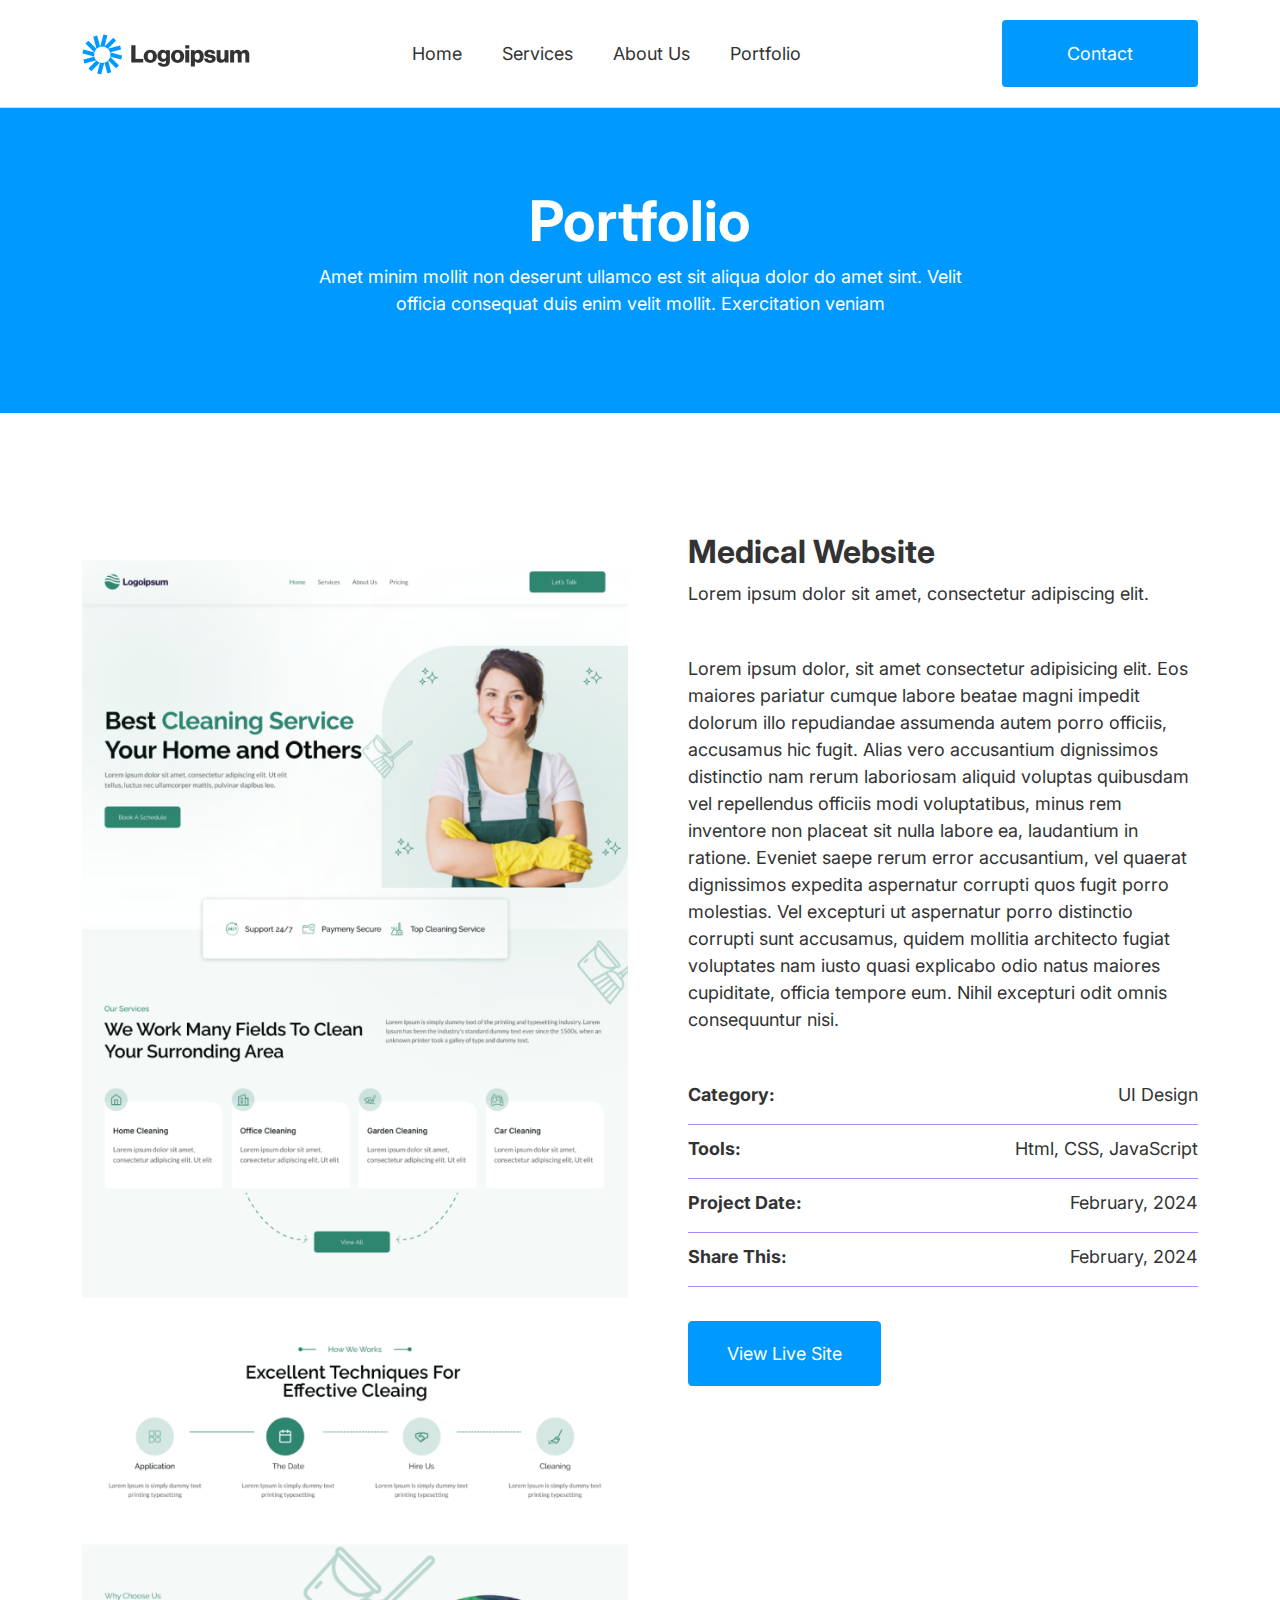
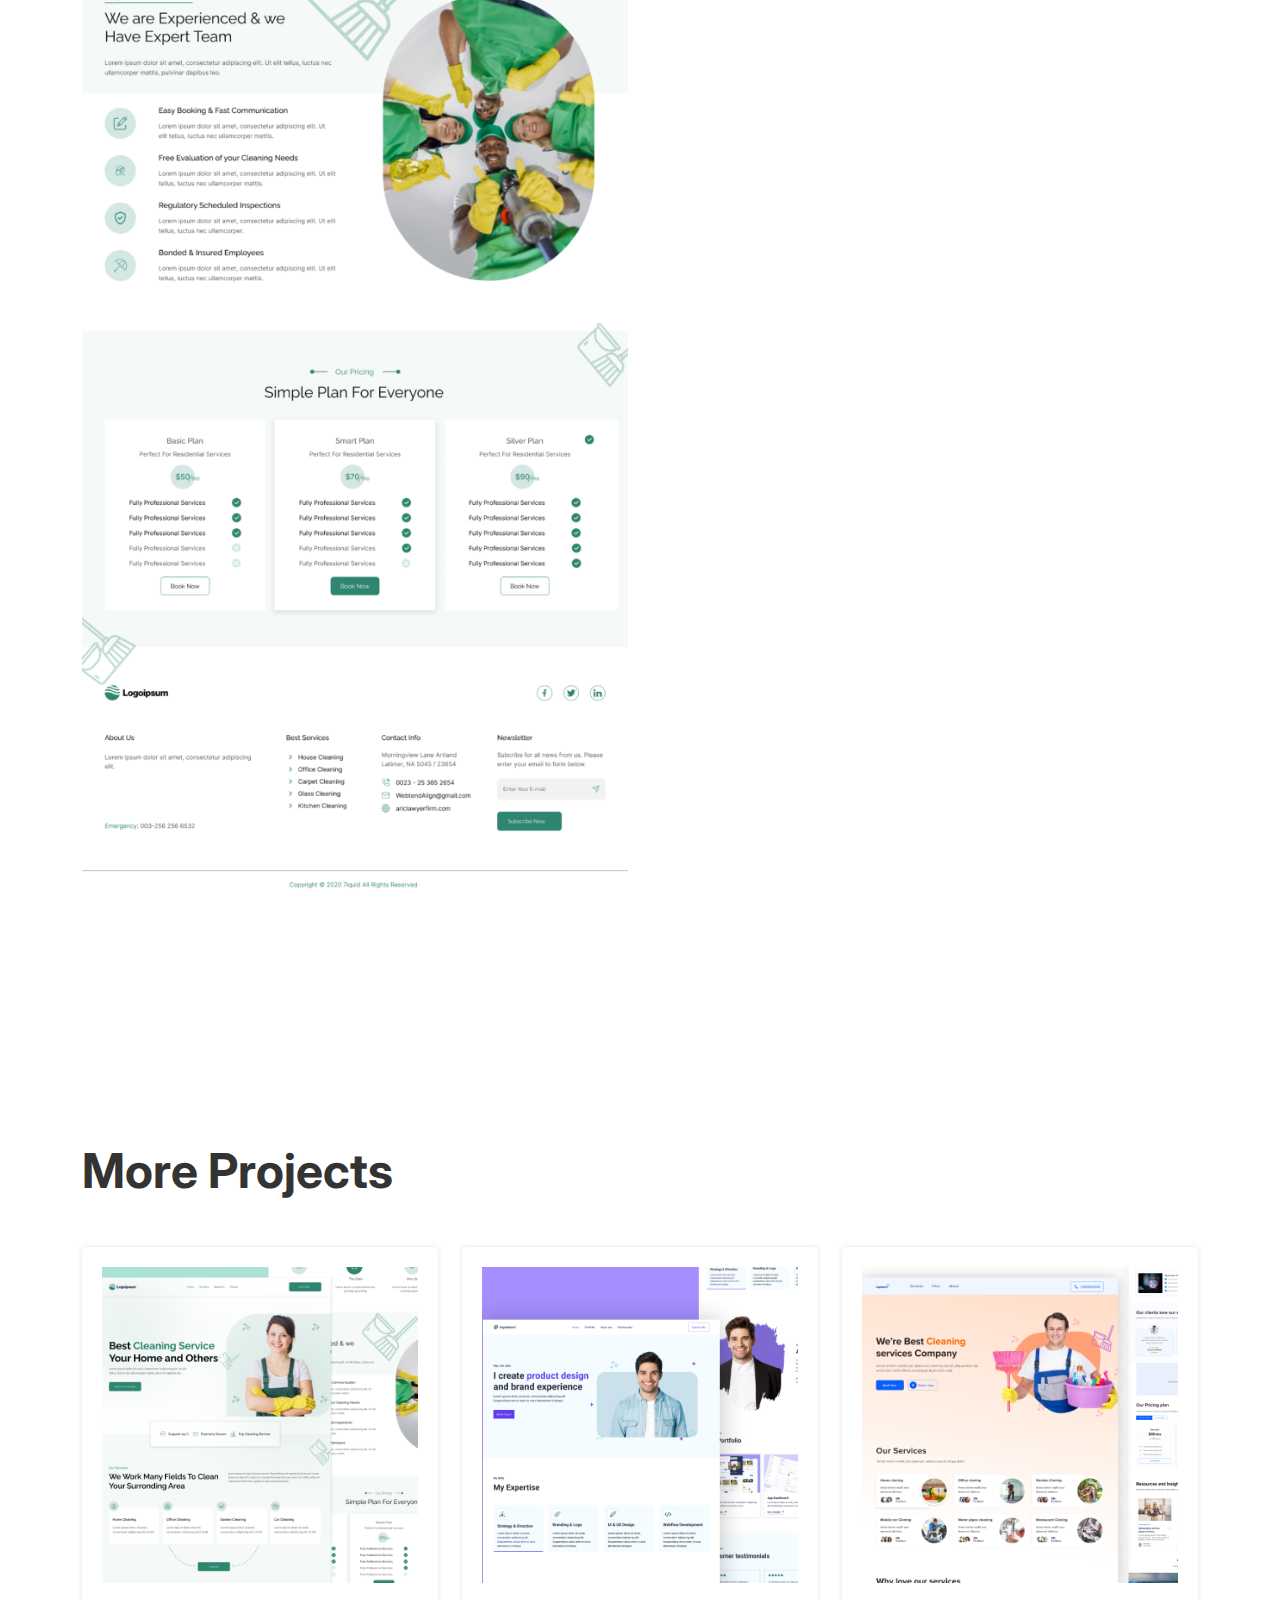
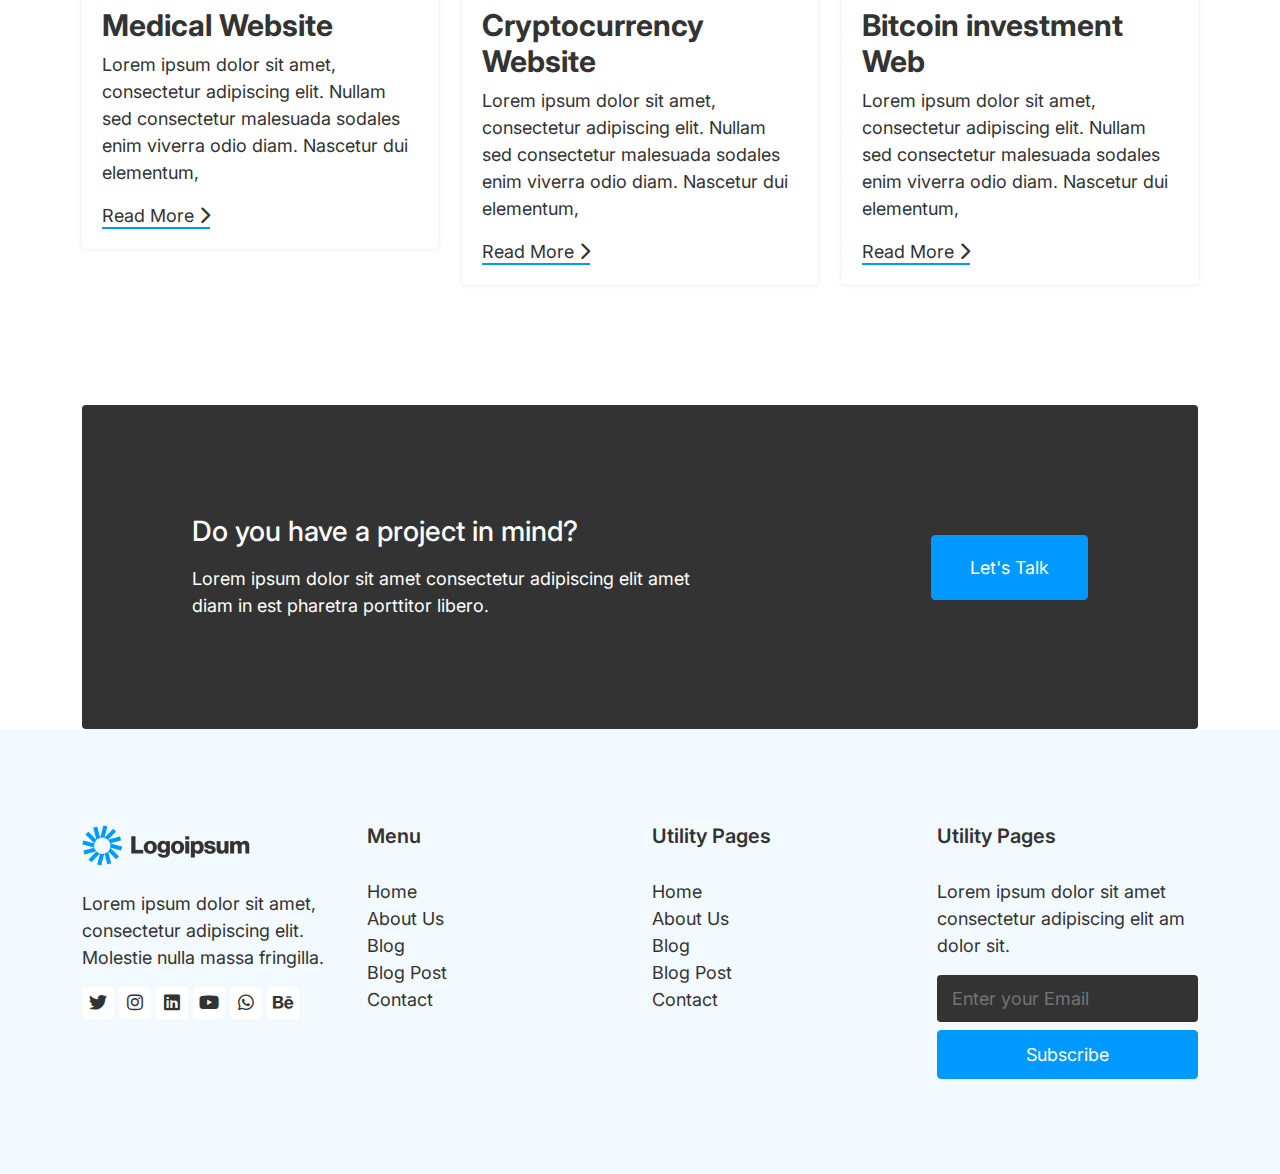
<file: single-portolfio.html>
<!DOCTYPE html>
<html lang="en">

<head>
    <meta charset="UTF-8">
    <meta name="viewport" content="width=device-width, initial-scale=1.0">
    <title>Document</title>

    <!-- font awsome -->
    <link rel="stylesheet" href="assets/vendor/fontawesome/css/all.min.css">

    <!-- bootstrap -->
    <link rel="stylesheet" href="assets/vendor/bootstrap/css/bootstrap.min.css">

    <!-- main style -->
    <link rel="stylesheet" href="assets/css/style.css">
</head>

<body>

    <!-- menu area start -->
    <div class="menu">
        <div class="container">
            <div class="menu__container">
                <div class="logo">
                    <a href="#">
                        <img src="assets/images/logo.png" alt="">
                    </a>
                </div>

                <ul class="main-menu">
                    <li>
                        <a href="index.html">Home</a>
                    </li>
                    <li>
                        <a href="#">Services</a>
                    </li>
                    <li>
                        <a href="#">About Us</a>
                    </li>
                    <li>
                        <a href="portfolio.html">Portfolio</a>
                    </li>

                    <li>
                        <a href="contact.html" class="contact-btn m-d-show">Contact</a>
                    </li>
                </ul>

                <a href="contact.html" class="contact-btn m-d-none">Contact</a>

                <a href="#" class="menu-btn" id="menu_btn"><i class="fa-solid fa-bars"></i></a>

            </div>
        </div>
    </div>
    <!-- menu area end -->

    <!-- banner section start -->
    <div class="banner">
        <div class="container">
            <div class="banner__container">
                <div class="text-area">
                    <h1 class="heading-text"> Portfolio</h1>
                    <p>Amet minim mollit non deserunt ullamco est sit aliqua dolor do amet sint. Velit officia consequat
                        duis enim velit mollit. Exercitation veniam </p>
                </div>
            </div>
        </div>
    </div>
    <!-- banner section end -->

    <!-- single portfolio section start -->
    <section class="single-portfolio">
        <div class="container">
            <div class="row">
                <div class="col-lg-6">
                    <img src="assets/images/projects/full-project-1.png" alt="" class="w-100">
                </div>

                <div class="col-lg-6 ps-5">
                    <h3 class="project-title">Medical Website</h3>
                    <p class="mb-5">Lorem ipsum dolor sit amet, consectetur adipiscing elit.</p>

                    <p class="mb-5">Lorem ipsum dolor, sit amet consectetur adipisicing elit. Eos maiores pariatur
                        cumque labore beatae magni impedit dolorum illo repudiandae assumenda autem porro officiis,
                        accusamus hic fugit. Alias vero accusantium dignissimos distinctio nam rerum laboriosam aliquid
                        voluptas quibusdam vel repellendus officiis modi voluptatibus, minus rem inventore non placeat
                        sit nulla labore ea, laudantium in ratione. Eveniet saepe rerum error accusantium, vel quaerat
                        dignissimos expedita aspernatur corrupti quos fugit porro molestias. Vel excepturi ut aspernatur
                        porro distinctio corrupti sunt accusamus, quidem mollitia architecto fugiat voluptates nam iusto
                        quasi explicabo odio natus maiores cupiditate, officia tempore eum. Nihil excepturi odit omnis
                        consequuntur nisi.</p>

                    <div class="details">
                        <div class="list-row">
                            <p><strong>Category:</strong></p>
                            <p>UI Design</p>
                        </div>
                        <div class="list-row">
                            <p><strong>Tools:</strong></p>
                            <p>Html, CSS, JavaScript</p>
                        </div>
                        <div class="list-row">
                            <p><strong>Project Date:</strong></p>
                            <p>February, 2024</p>
                        </div>
                        <div class="list-row">
                            <p><strong>Share This:</strong></p>
                            <p>February, 2024</p>
                        </div>
                    </div>

                    <a href="#" class="primary-btn mt-4">View Live Site</a>
                </div>
            </div>
        </div>
    </section>
    <!-- single portfolio section end -->



    <!-- project section start -->
    <section class="project">
        <div class="container">
            <div class="text-area">
                <h2 class="sub-title mb-5">More Projects</h2>
            </div>

            <div class="row">
                <div class="col-lg-4 col-md-6 mb-m-20">
                    <div class="project-card">
                        <img src="assets/images/projects/project-1.png" alt="" class="w-100 mb-4">
                        <h3>Medical Website</h3>
                        <p>Lorem ipsum dolor sit amet, consectetur adipiscing elit. Nullam sed consectetur malesuada
                            sodales enim viverra odio diam. Nascetur dui elementum, </p>
                        <a href="single-portolfio.html" class="link">Read More <i class="fa-solid fa-chevron-right"></i></a>
                    </div>
                </div>
                <div class="col-lg-4 col-md-6 mb-m-20">
                    <div class="project-card">
                        <img src="assets/images/projects/project-2.png" alt="" class="w-100 mb-4">
                        <h3>Cryptocurrency Website</h3>
                        <p>Lorem ipsum dolor sit amet, consectetur adipiscing elit. Nullam sed consectetur malesuada
                            sodales enim viverra odio diam. Nascetur dui elementum, </p>
                        <a href="#" class="link">Read More <i class="fa-solid fa-chevron-right"></i></a>
                    </div>
                </div>
                <div class="col-lg-4 col-md-6 mb-m-20">
                    <div class="project-card">
                        <img src="assets/images/projects/project-3.png" alt="" class="w-100 mb-4">
                        <h3>Bitcoin investment Web</h3>
                        <p>Lorem ipsum dolor sit amet, consectetur adipiscing elit. Nullam sed consectetur malesuada
                            sodales enim viverra odio diam. Nascetur dui elementum, </p>
                        <a href="#" class="link">Read More <i class="fa-solid fa-chevron-right"></i></a>
                    </div>
                </div>
            </div>

        </div>
    </section>
    <!-- project section start -->


    <!-- cta section start -->
    <div class="cta">
        <div class="container">
            <div class="cta__container">
                <div class="text">
                    <h3 class="mb-3">Do you have a project in mind?</h3>
                    <p class="m-0">Lorem ipsum dolor sit amet consectetur adipiscing elit amet diam in est pharetra
                        porttitor libero.</p>
                </div>
                <div class="button">
                    <a href="#" class="primary-btn">Let's Talk</a>
                </div>
            </div>
        </div>
    </div>
    <!-- cta section end -->

    <!-- footer sectin start -->
    <div class="footer">
        <div class="container">
            <div class="row">
                <div class="col-lg-3 col-md-6 mb-m-20">
                    <div class="logo mb-4">
                        <img src="assets/images/logo.png" alt="">
                    </div>
                    <p>Lorem ipsum dolor sit amet, consectetur adipiscing elit. Molestie nulla massa fringilla. </p>
                    <div class="socials">
                        <a href="#"><i class="fa-brands fa-twitter"></i></a>
                        <a href="#"><i class="fa-brands fa-instagram"></i></a>
                        <a href="#"><i class="fa-brands fa-linkedin"></i></a>
                        <a href="#"><i class="fa-brands fa-youtube"></i></a>
                        <a href="#"><i class="fa-brands fa-whatsapp"></i></a>
                        <a href="#"><i class="fa-brands fa-behance"></i></a>
                    </div>
                </div>

                <div class="col-lg-3 col-md-6 mb-m-20">
                    <h4 class="widget-title">Menu</h4>
                    <ul class="footer-menu">
                        <li><a href="#">Home</a></li>
                        <li><a href="#">About Us</a></li>
                        <li><a href="#">Blog</a></li>
                        <li><a href="#">Blog Post</a></li>
                        <li><a href="#">Contact</a></li>
                    </ul>
                </div>
                <div class="col-lg-3 col-md-6 mb-m-20">
                    <h4 class="widget-title">Utility Pages</h4>
                    <ul class="footer-menu">
                        <li><a href="#">Home</a></li>
                        <li><a href="#">About Us</a></li>
                        <li><a href="#">Blog</a></li>
                        <li><a href="#">Blog Post</a></li>
                        <li><a href="#">Contact</a></li>
                    </ul>
                </div>
                <div class="col-lg-3 col-md-6 mb-m-20">
                    <h4 class="widget-title">Utility Pages</h4>
                    <p>Lorem ipsum dolor sit amet consectetur adipiscing elit am dolor sit.</p>
                    <div class="subcribe-form">
                        <input type="email" name="" id="" placeholder="Enter your Email">
                        <button class="subcribe-btn mt-2">Subscribe</button>
                    </div>
                </div>
            </div>
        </div>
    </div>
    <!-- footer sectin end -->



    <script src="assets/js/jquery-3.7.1.min.js"></script>
    <script src="assets/vendor/bootstrap/js/bootstrap.min.js"></script>
    <script src="assets/js/main.js"></script>
</body>

</html>
</file>
<file: assets/css/style.css>
@import url('https://fonts.googleapis.com/css2?family=Inter:wght@100..900&display=swap');

:root {
    --menu-back: #DADADA;
    --section-back: #F2FAFF;
    --black: #333333;
    --white: #ffffff;
    --blue: #0099FF;
}

* {
    margin: 0;
    padding: 0;
    box-sizing: border-box;
}

body {
    font-family: "Inter", sans-serif;
    font-size: 18px;
    color: var(--black);
}

a {
    text-decoration: none;
    display: inline-block;
    font-size: 18px;
}

ul {
    list-style: none;
    margin: 0;
    padding: 0;
}

section {
    padding: 120px 0;
}

.heading-text {
    font-size: 56px;
    font-weight: bold;
}

.primary-btn {
    background: var(--blue);
    border: 1px solid var(--blue);
    color: var(--white);
    padding: 18px 38px;
    border-radius: 4px;
    transition: all .3s linear;
}

.primary-btn:hover {
    background: var(--white);
    color: var(--blue);
}

.secondary-btn {
    border: 1px solid var(--blue);
    padding: 18px 38px;
    border-radius: 4px;
    color: var(--blue);
    transition: all .3s linear;
}

.secondary-btn:hover {
    background: var(--blue);
    color: var(--white);
}

.heading {
    display: flex;
    align-items: center;
    justify-content: center;
    margin-bottom: 70px;
}

.title {
    font-size: 20px;
    font-weight: 500;
}

.sub-title {
    font-size: 48px;
    font-weight: bold;
}

.heading .text-area {
    width: 50%;
    text-align: center;
}

.card {
    border: none;
}

.card .card-body {
    padding: 50px 30px;
}

.card h3 {
    font-size: 32px;
    font-weight: bold;
}

.card p {
    font-size: 14px;
}

.extra-padding {
    padding-bottom: 120px;
}

.link {
    color: var(--black);
    position: relative;
}

.link::after {
    content: '';
    width: 100%;
    height: 2px;
    background: var(--blue);
    position: absolute;
    left: 0;
    bottom: 0;
}

.accordion-item {
    margin-bottom: 20px;
    border-radius: 0;
}

.accordion-item:first-of-type,
.accordion-item:last-of-type {
    border-radius: 0;
}

.accordion-item:first-of-type>.accordion-header .accordion-button {
    border-radius: 0;
}

.accordion-button:focus {
    border: none;
    outline: none;
    box-shadow: none;
}

.accordion-button:not(.collapsed) {
    background-color: var(--blue);
    color: #fff;
}

.banner {
    background: var(--blue);
    color: var(--white);
    padding: 80px;
}

.banner .banner__container {
    display: flex;
    justify-content: center;
}

.banner .banner__container .text-area {
    width: 60%;
    text-align: center;
}

.banner .banner__container .text-area h2 {
    font-size: 60px;

}

.m-d-show{
    display: none;
}


/* menu style start */
.menu {
    border-bottom: 1px solid var(--menu-back);
    padding: 20px 0;
}

.menu__container {
    display: flex;
    align-items: center;
    justify-content: space-between;
    position: relative;
}

.menu .main-menu {
    display: flex;
    gap: 40px;
}

.main-menu li a {
    color: var(--black);
}

.main-menu li a:hover {
    font-weight: 500;
}

.main-menu li .active {
    font-weight: 500;
}

.menu .contact-btn {
    background: var(--blue);
    color: var(--white);
    padding: 20px 65px;
    border-radius: 4px;
}

.menu .menu-btn {
    background: var(--blue);
    color: var(--white);
    padding: 20px;
    border-radius: 4px;
    display: none;
}

/* menu style end */

/* hero section start */
.hero {
    padding: 50px 0;
}

.hero__container {
    display: flex;
    align-items: center;
    justify-content: space-between;
    gap: 30px;
}

.hero .left-box,
.hero .right-box {
    flex-basis: 50%;
}

.hero .left-box .buttons {
    display: flex;
    gap: 16px;
}

.hero .right-box img {
    width: 100%;
}

/* hero section end */


/* service section start */
.service {
    background: var(--section-back);
}

/* service section end */

/* team section start */
.team {
    background: var(--section-back);
}


.team-img {
    position: relative;
}

.team-img .info-area {
    position: absolute;
    background: var(--white);
    width: 90%;
    padding: 20px;
    left: 5%;
    bottom: 0;
    transform: translateY(50%);
    border-radius: 4px;
    display: flex;
    flex-direction: column;
    gap: 5px;
}

.info-area .social-icons {
    display: flex;
    gap: 10px;
}

.info-area .social-icons a {
    color: var(--black);
}

.info-area .social-icons a i {
    font-size: 12px;
}

/* team section end */


/* project section start */
.project-card {
    box-shadow: 0 0 5px #e2e2e2;
    padding: 20px;
    border-radius: 4px;
}

.project-card h3 {
    font-weight: bold;
    font-size: 30px;
}

.project-title {
    font-size: 32px;
    font-weight: bold;
}

.list-row {
    display: flex;
    justify-content: space-between;
    border-bottom: 1px solid #a98bfa;
    margin-bottom: 10px;
}

/* project section end */

/* faq section start */
.faq {
    background: var(--section-back);
}

/* faq section end */


/* testimonial section start */
.testimonial .star {
    display: flex;
    gap: 5px;
    margin-bottom: 15px;
}

.testimonial .star i {
    color: var(--blue);
}

.testimonial .quote {
    font-size: 14px;
}

.testimonial .author {
    display: flex;
    align-items: center;
    gap: 10px;
}

.testimonial .info p {
    font-size: 16px;
}

.testimonial .info .name {
    font-weight: 500;
}

/* testimonial section end */

/* cta section start */
.cta__container {
    display: flex;
    justify-content: space-between;
    align-items: center;
    background: #333333;
    padding: 110px;
    color: var(--white);
    border-radius: 4px;
}

.cta__container .text {
    width: 60%;
}

/* cta section end */


/* contact section start */

.contact h3 {
    font-size: 32px;
    font-weight: bold;
}

.contact-info li {
    display: flex;
    gap: 10px;
}

.contact .social-icons {
    display: flex;
    gap: 20px;
    margin-top: 120px;
}

.contact .social-icons a {
    color: var(--black);
}

.contact .form-group {
    margin-bottom: 20px;
}

.contact .form-group label {
    font-size: 20px;
    font-weight: 600;
    margin-bottom: 10px;
}

.contact .form-check-label {
    font-size: 18px !important;
}


.contact .form-control {
    border: none;
    border-bottom: 1px solid var(--black);
    border-radius: 0;
}

.contact .project-card {
    position: relative;
    overflow: hidden;
}

.contact .project-card .ellipse {
    position: absolute;
    bottom: 0;
    right: 0;
}

.contact .project-card::after {
    content: '';
    width: 89px;
    height: 89px;
    border-radius: 50%;
    background: var(--blue);
    position: absolute;
    bottom: 40px;
    right: 120px;
}

/* contact section end */

/* footer section start */
.footer {
    background: var(--section-back);
    padding: 95px 0;
}

.footer .socials {
    display: flex;
    gap: 5px;
}

.footer .socials a {
    height: 32px;
    width: 32px;
    background: var(--white);
    border-radius: 4px;
    color: var(--black);
    display: flex;
    align-items: center;
    justify-content: center;
}

.footer .widget-title {
    font-size: 20px;
    font-weight: 600;
    margin-bottom: 30px;
}

.footer .footer-menu li a {
    color: var(--black);
}

.footer .subcribe-form input {
    padding: 10px 15px;
    background: var(--black);
    color: var(--white);
    border: none;
    outline: none;
    border-radius: 4px;
    width: 100%;
}

.footer .subcribe-form .subcribe-btn {
    background: var(--blue);
    border: 1px solid var(--blue);
    padding: 10px 15px;
    border-radius: 4px;
    color: var(--white);
    width: 100%;
    transition: all .3s linear;
}

.footer .subcribe-form .subcribe-btn:hover {
    background: var(--white);
    color: var(--blue);
}

/* footer section end */


@media only screen and (max-width: 768px) {
    .menu .menu-btn{
        display: inline-block;
    }

    .menu .main-menu{
        position: absolute;
        flex-direction: column;
        background: var(--white);
        top: 87px;
        right: 0;
        width: 280px;
        padding: 20px;
        background: var(--section-back);
        opacity: 0;
        visibility: hidden;
        transition: all .3s linear;
    }

    .menu .main-menu.active{
        opacity: 1;
        visibility: visible;
    }

    .hero .left-box{
        flex-basis: 100%;
        text-align: center;
    }

    .hero .right-box{
        display: none;
    }

    .hero .left-box .buttons{
        justify-content: center;
    }

    .heading .text-area{
        width: 80%;
    }

    .mb-m-20{
        margin-bottom: 25px;
    }

    .mb-m-50{
        margin-bottom: 90px;
    }

    .cta .cta__container{
        padding: 50px;
    }

    .m-d-none{
        display: none;
    }

    .m-d-show{
        display: block;
    }

    .banner .banner__container .text-area{
        width: 100%;
    }
}
</file>
